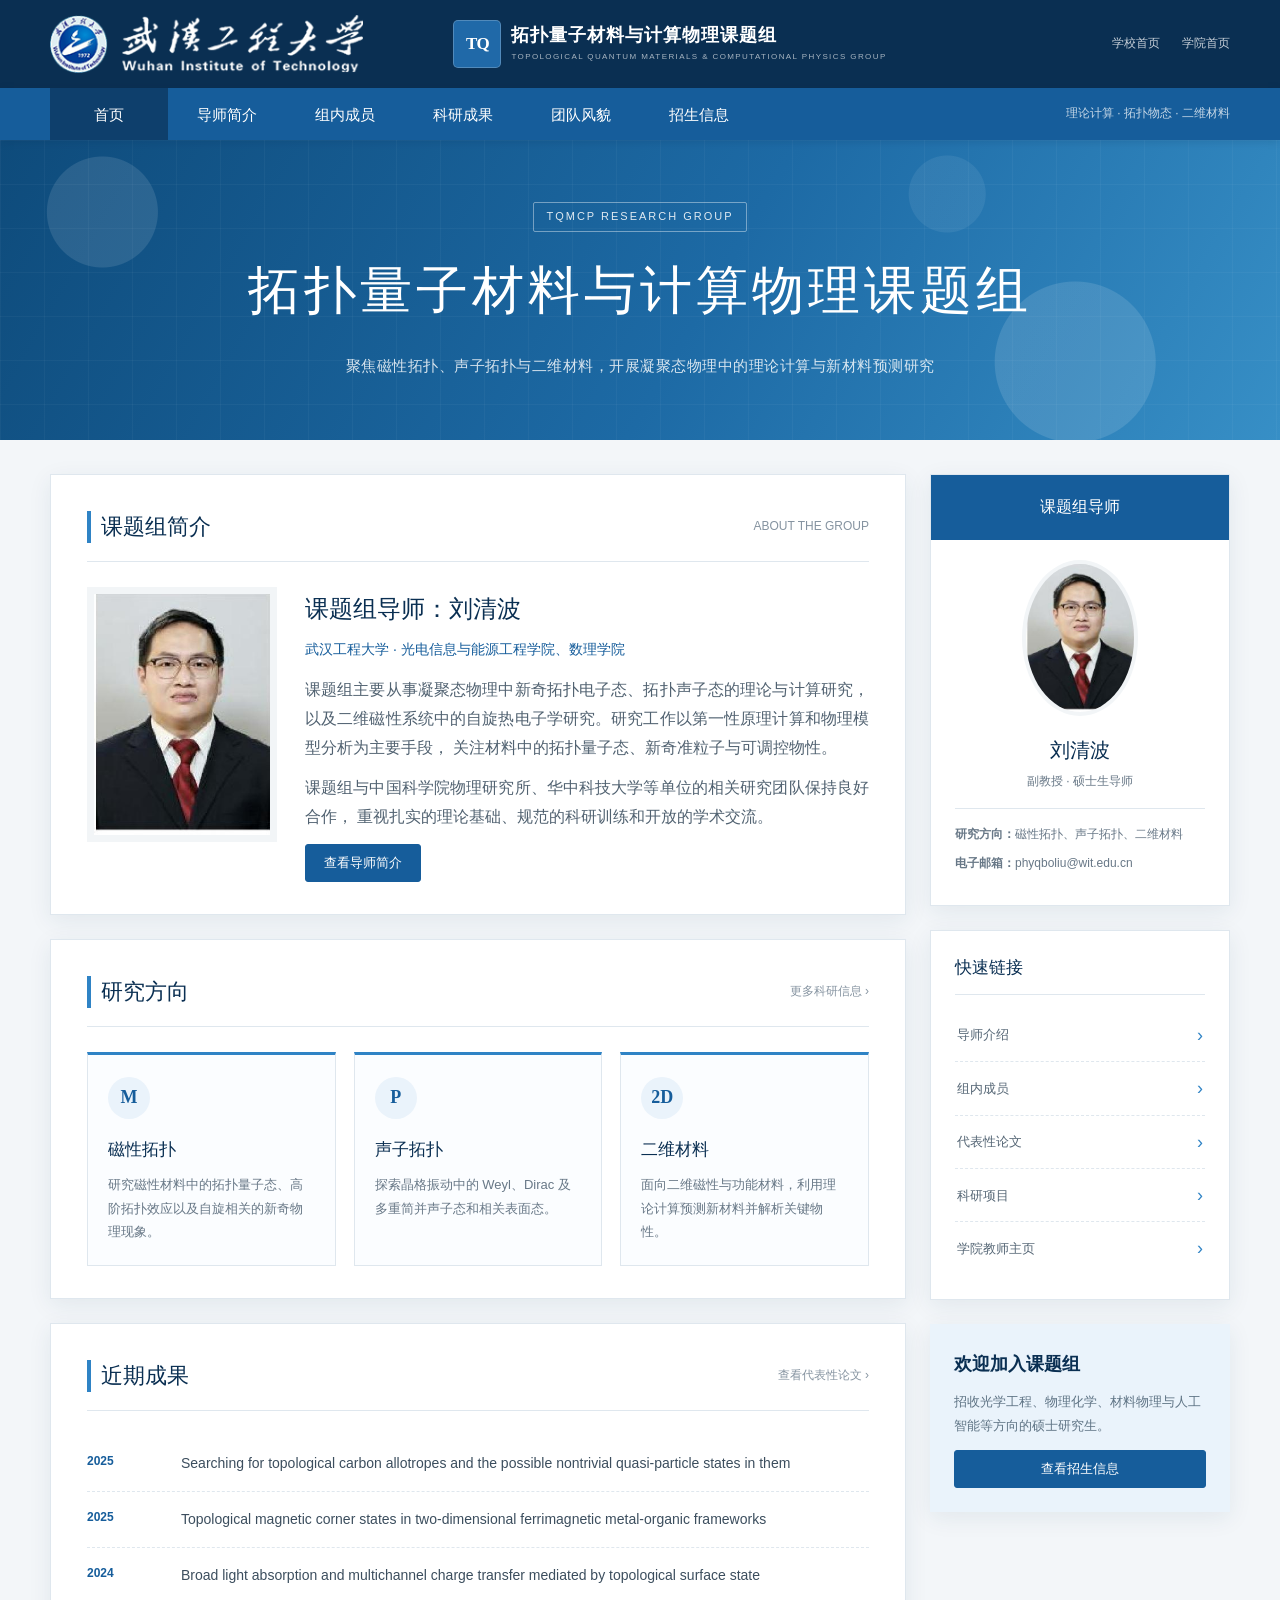
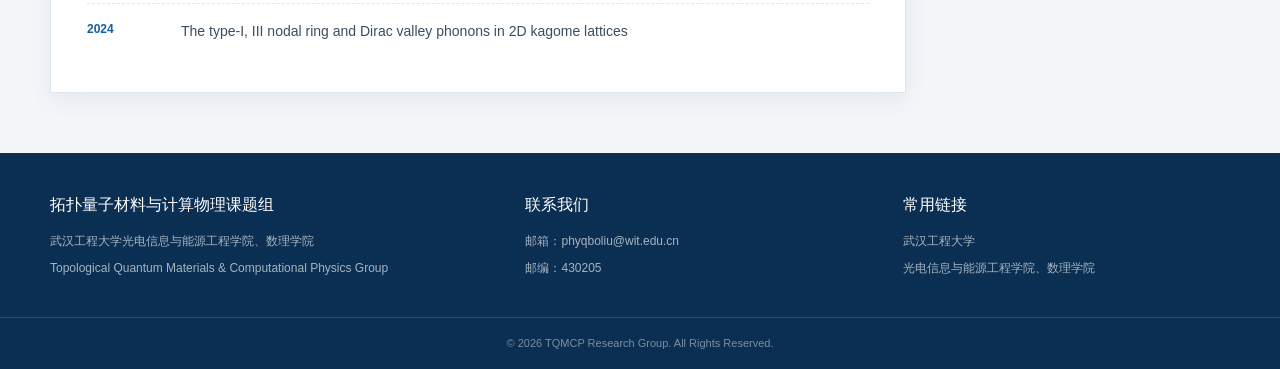
<file: index.html>
<!doctype html>
<html lang="zh-CN">
  <head>
    <meta charset="UTF-8" />
    <meta name="viewport" content="width=device-width, initial-scale=1.0" />
    <meta name="description" content="武汉工程大学拓扑量子材料与计算物理课题组官方网站" />
    <title>拓扑量子材料与计算物理课题组</title>
    <link rel="icon" href="assets/favicon.svg" type="image/svg+xml" />
    <link rel="stylesheet" href="styles.css" />
  </head>
  <body>
    <div class="topbar">
      <div class="container">
        <a class="school-wordmark" href="https://www.wit.edu.cn/" target="_blank" rel="noreferrer">
          <img src="assets/wit-wordmark-official.png" alt="武汉工程大学 Wuhan Institute of Technology" />
        </a>
        <a class="brand topbar-brand" href="index.html">
          <span class="brand-mark">TQ</span>
          <span class="brand-text">
            <strong>拓扑量子材料与计算物理课题组</strong>
            <span>Topological Quantum Materials & Computational Physics Group</span>
          </span>
        </a>
        <div class="topbar-links">
          <a href="https://www.wit.edu.cn/" target="_blank" rel="noreferrer">学校首页</a>
          <a href="https://ss.wit.edu.cn/" target="_blank" rel="noreferrer">学院首页</a>
        </div>
      </div>
    </div>

    <header class="site-header">
      <div class="navbar">
        <div class="nav-inner container">
          <button class="menu-toggle" type="button" aria-expanded="false" aria-label="打开导航菜单">
            <span></span><span></span><span></span>
          </button>
          <nav class="main-nav" aria-label="主导航">
            <a class="active" href="index.html">首页</a>
            <a href="members.html">导师简介</a>
            <a href="team.html">组内成员</a>
            <a href="research.html">科研成果</a>
            <a href="moments.html">团队风貌</a>
            <a href="admissions.html">招生信息</a>
          </nav>
          <span class="nav-note">理论计算 · 拓扑物态 · 二维材料</span>
        </div>
      </div>
    </header>

    <main>
      <section class="hero-banner">
        <div class="hero-content container">
          <span class="hero-label">TQMCP RESEARCH GROUP</span>
          <h1>拓扑量子材料与计算物理课题组</h1>
          <p>聚焦磁性拓扑、声子拓扑与二维材料，开展凝聚态物理中的理论计算与新材料预测研究</p>
        </div>
      </section>

      <div class="page-body">
        <div class="page-layout container">
          <div class="main-column">
            <section class="content-card">
              <div class="section-title">
                <h2>课题组简介</h2>
                <span>ABOUT THE GROUP</span>
              </div>
              <div class="group-intro">
                <div class="teacher-photo">
                  <img src="assets/liu-qingbo-profile-page.jpg" alt="刘清波老师" />
                </div>
                <div class="intro-text">
                  <h3>课题组导师：刘清波</h3>
                  <p class="role">武汉工程大学 · 光电信息与能源工程学院、数理学院</p>
                  <p>
                    课题组主要从事凝聚态物理中新奇拓扑电子态、拓扑声子态的理论与计算研究，
                    以及二维磁性系统中的自旋热电子学研究。研究工作以第一性原理计算和物理模型分析为主要手段，
                    关注材料中的拓扑量子态、新奇准粒子与可调控物性。
                  </p>
                  <p>
                    课题组与中国科学院物理研究所、华中科技大学等单位的相关研究团队保持良好合作，
                    重视扎实的理论基础、规范的科研训练和开放的学术交流。
                  </p>
                  <a class="plain-button" href="members.html">查看导师简介</a>
                </div>
              </div>
            </section>

            <section class="content-card">
              <div class="section-title">
                <h2>研究方向</h2>
                <a class="more-link" href="research.html">更多科研信息 ›</a>
              </div>
              <div class="direction-grid">
                <article class="direction-item">
                  <span class="direction-icon">M</span>
                  <h3>磁性拓扑</h3>
                  <p>研究磁性材料中的拓扑量子态、高阶拓扑效应以及自旋相关的新奇物理现象。</p>
                </article>
                <article class="direction-item">
                  <span class="direction-icon">P</span>
                  <h3>声子拓扑</h3>
                  <p>探索晶格振动中的 Weyl、Dirac 及多重简并声子态和相关表面态。</p>
                </article>
                <article class="direction-item">
                  <span class="direction-icon">2D</span>
                  <h3>二维材料</h3>
                  <p>面向二维磁性与功能材料，利用理论计算预测新材料并解析关键物性。</p>
                </article>
              </div>
            </section>

            <section class="content-card">
              <div class="section-title">
                <h2>近期成果</h2>
                <a class="more-link" href="research.html">查看代表性论文 ›</a>
              </div>
              <ul class="news-list">
                <li>
                  <span class="news-date">2025</span>
                  <a href="research.html">Searching for topological carbon allotropes and the possible nontrivial quasi-particle states in them</a>
                </li>
                <li>
                  <span class="news-date">2025</span>
                  <a href="research.html">Topological magnetic corner states in two-dimensional ferrimagnetic metal-organic frameworks</a>
                </li>
                <li>
                  <span class="news-date">2024</span>
                  <a href="research.html">Broad light absorption and multichannel charge transfer mediated by topological surface state</a>
                </li>
                <li>
                  <span class="news-date">2024</span>
                  <a href="research.html">The type-I, III nodal ring and Dirac valley phonons in 2D kagome lattices</a>
                </li>
              </ul>
            </section>
          </div>

          <aside class="side-column">
            <section class="side-card profile-card">
              <div class="profile-card-header">课题组导师</div>
              <div class="teacher-photo">
                <img src="assets/liu-qingbo-profile-page.jpg" alt="刘清波老师" />
              </div>
              <h3>刘清波</h3>
              <p class="profile-role">副教授 · 硕士生导师</p>
              <div class="profile-meta">
                <p><strong>研究方向：</strong>磁性拓扑、声子拓扑、二维材料</p>
                <p><strong>电子邮箱：</strong>phyqboliu@wit.edu.cn</p>
              </div>
            </section>

            <section class="side-card">
              <h3 class="side-card-title">快速链接</h3>
              <ul class="quick-list">
                <li><a href="members.html">导师介绍</a></li>
                <li><a href="team.html">组内成员</a></li>
                <li><a href="research.html">代表性论文</a></li>
                <li><a href="research.html#projects">科研项目</a></li>
                <li><a href="https://ss.wit.edu.cn/info/1601/12181.htm" target="_blank" rel="noreferrer">学院教师主页</a></li>
              </ul>
            </section>

            <section class="side-card admission-box">
              <h3>欢迎加入课题组</h3>
              <p>招收光学工程、物理化学、材料物理与人工智能等方向的硕士研究生。</p>
              <a class="plain-button" href="admissions.html">查看招生信息</a>
            </section>
          </aside>
        </div>
      </div>
    </main>

    <footer class="site-footer">
      <div class="footer-grid container">
        <div>
          <h3>拓扑量子材料与计算物理课题组</h3>
          <p>武汉工程大学光电信息与能源工程学院、数理学院</p>
          <p>Topological Quantum Materials & Computational Physics Group</p>
        </div>
        <div>
          <h3>联系我们</h3>
          <p>邮箱：phyqboliu@wit.edu.cn</p>
          <p>邮编：430205</p>
        </div>
        <div>
          <h3>常用链接</h3>
          <a href="https://www.wit.edu.cn/" target="_blank" rel="noreferrer">武汉工程大学</a>
          <a href="https://ss.wit.edu.cn/" target="_blank" rel="noreferrer">光电信息与能源工程学院、数理学院</a>
        </div>
      </div>
      <div class="footer-bottom">
        <p>© <span data-year></span> TQMCP Research Group. All Rights Reserved.</p>
      </div>
    </footer>
    <script src="site.js"></script>
  </body>
</html>
</file>
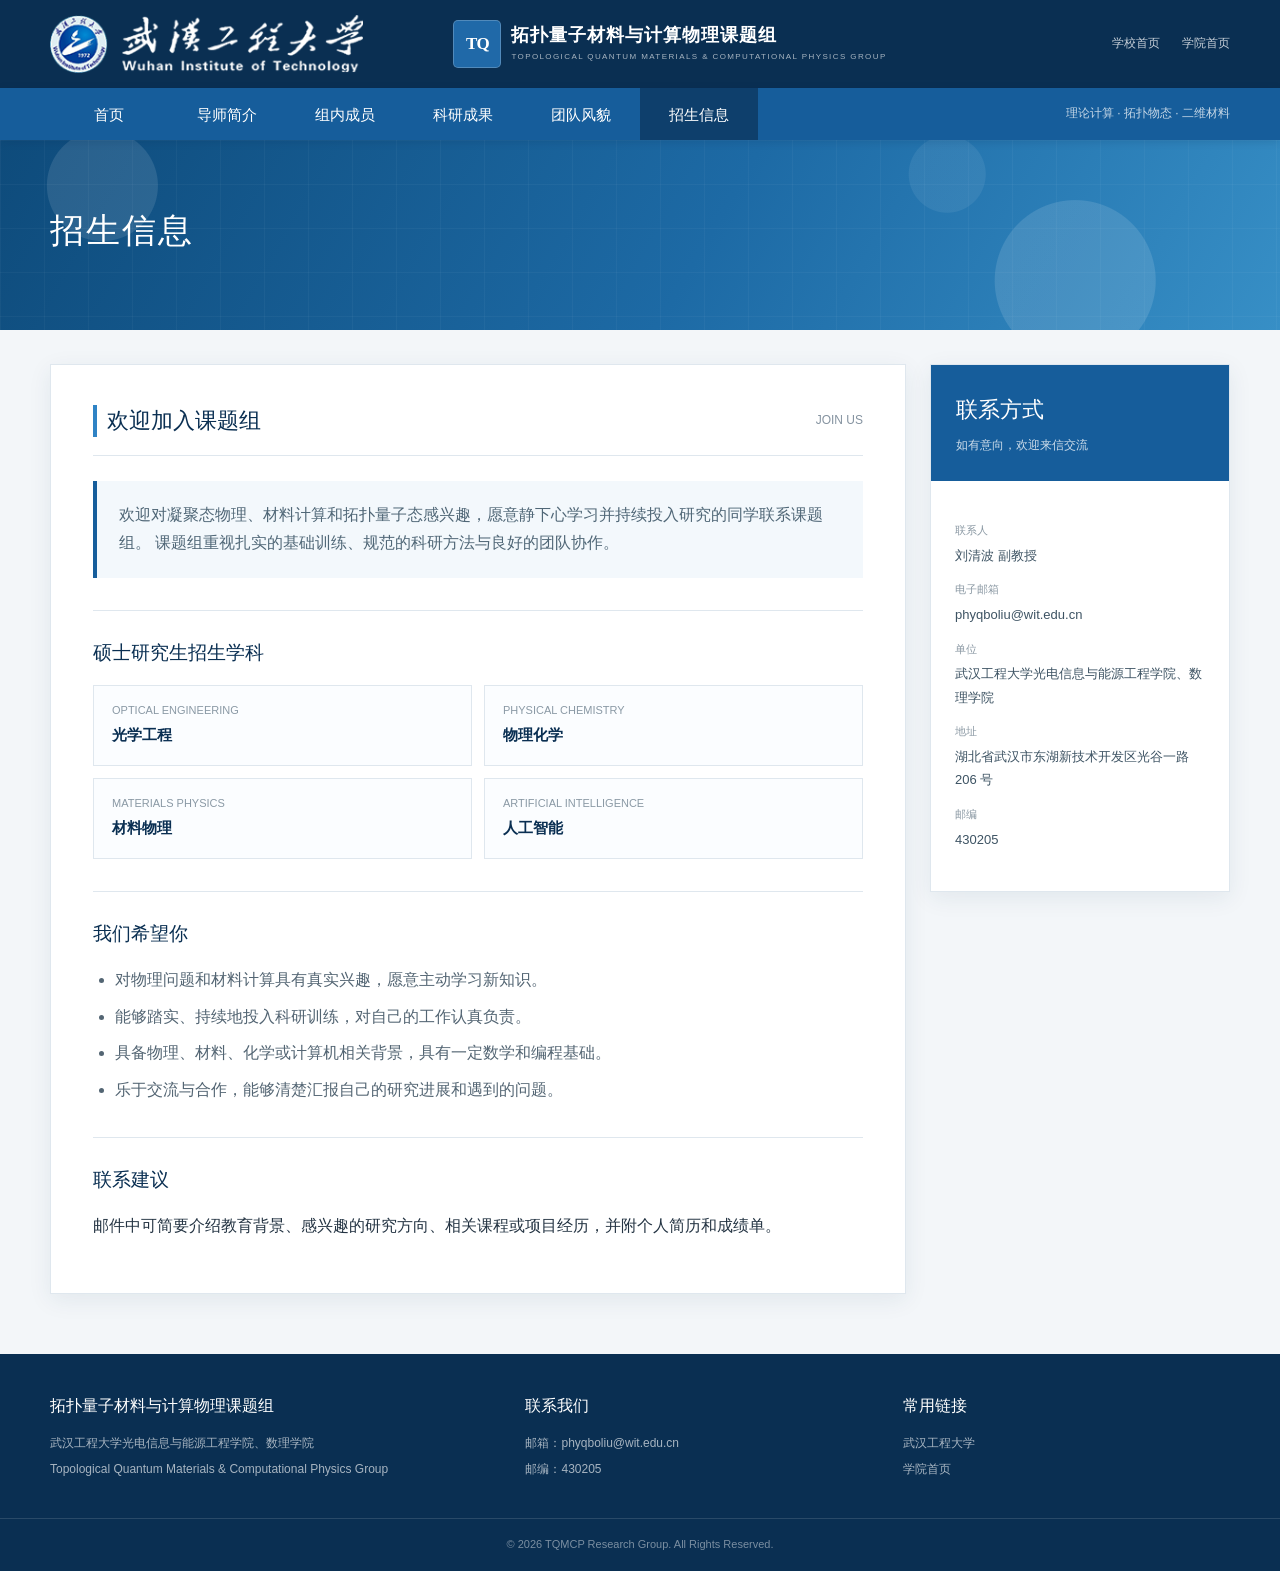
<file: admissions.html>
<!doctype html>
<html lang="zh-CN">
  <head>
    <meta charset="UTF-8" />
    <meta name="viewport" content="width=device-width, initial-scale=1.0" />
    <meta name="description" content="拓扑量子材料与计算物理课题组招生信息" />
    <title>招生信息 - 拓扑量子材料与计算物理课题组</title>
    <link rel="icon" href="assets/favicon.svg" type="image/svg+xml" />
    <link rel="stylesheet" href="styles.css" />
  </head>
  <body>
    <div class="topbar"><div class="container"><a class="school-wordmark" href="https://www.wit.edu.cn/" target="_blank" rel="noreferrer"><img src="assets/wit-wordmark-official.png" alt="武汉工程大学 Wuhan Institute of Technology" /></a><a class="brand topbar-brand" href="index.html"><span class="brand-mark">TQ</span><span class="brand-text"><strong>拓扑量子材料与计算物理课题组</strong><span>Topological Quantum Materials & Computational Physics Group</span></span></a><div class="topbar-links"><a href="https://www.wit.edu.cn/" target="_blank" rel="noreferrer">学校首页</a><a href="https://ss.wit.edu.cn/" target="_blank" rel="noreferrer">学院首页</a></div></div></div>
    <header class="site-header">
      <div class="navbar"><div class="nav-inner container"><button class="menu-toggle" type="button" aria-expanded="false" aria-label="打开导航菜单"><span></span><span></span><span></span></button><nav class="main-nav" aria-label="主导航"><a href="index.html">首页</a><a href="members.html">导师简介</a><a href="team.html">组内成员</a><a href="research.html">科研成果</a><a href="moments.html">团队风貌</a><a class="active" href="admissions.html">招生信息</a></nav><span class="nav-note">理论计算 · 拓扑物态 · 二维材料</span></div></div>
    </header>

    <main>
      <section class="hero-banner subpage-banner"><div class="hero-content container"><h1>招生信息</h1></div></section>
      <div class="page-body">
        <div class="admission-layout container">
          <section class="content-card full-card">
            <div class="section-title"><h2>欢迎加入课题组</h2><span>JOIN US</span></div>
            <div class="admission-lead">
              欢迎对凝聚态物理、材料计算和拓扑量子态感兴趣，愿意静下心学习并持续投入研究的同学联系课题组。
              课题组重视扎实的基础训练、规范的科研方法与良好的团队协作。
            </div>

            <div class="detail-section">
              <h3>硕士研究生招生学科</h3>
              <div class="discipline-list">
                <div><span>OPTICAL ENGINEERING</span><strong>光学工程</strong></div>
                <div><span>PHYSICAL CHEMISTRY</span><strong>物理化学</strong></div>
                <div><span>MATERIALS PHYSICS</span><strong>材料物理</strong></div>
                <div><span>ARTIFICIAL INTELLIGENCE</span><strong>人工智能</strong></div>
              </div>
            </div>

            <div class="detail-section">
              <h3>我们希望你</h3>
              <ul class="requirement-list">
                <li>对物理问题和材料计算具有真实兴趣，愿意主动学习新知识。</li>
                <li>能够踏实、持续地投入科研训练，对自己的工作认真负责。</li>
                <li>具备物理、材料、化学或计算机相关背景，具有一定数学和编程基础。</li>
                <li>乐于交流与合作，能够清楚汇报自己的研究进展和遇到的问题。</li>
              </ul>
            </div>

            <div class="detail-section">
              <h3>联系建议</h3>
              <p>邮件中可简要介绍教育背景、感兴趣的研究方向、相关课程或项目经历，并附个人简历和成绩单。</p>
            </div>
          </section>

          <aside class="content-card contact-panel">
            <div class="contact-panel-head"><h2>联系方式</h2><p>如有意向，欢迎来信交流</p></div>
            <div class="contact-panel-body">
              <dl>
                <dt>联系人</dt><dd>刘清波 副教授</dd>
                <dt>电子邮箱</dt><dd><a href="mailto:phyqboliu@wit.edu.cn">phyqboliu@wit.edu.cn</a></dd>
                <dt>单位</dt><dd>武汉工程大学光电信息与能源工程学院、数理学院</dd>
                <dt>地址</dt><dd>湖北省武汉市东湖新技术开发区光谷一路 206 号</dd>
                <dt>邮编</dt><dd>430205</dd>
              </dl>
            </div>
          </aside>
        </div>
      </div>
    </main>

    <footer class="site-footer"><div class="footer-grid container"><div><h3>拓扑量子材料与计算物理课题组</h3><p>武汉工程大学光电信息与能源工程学院、数理学院</p><p>Topological Quantum Materials & Computational Physics Group</p></div><div><h3>联系我们</h3><p>邮箱：phyqboliu@wit.edu.cn</p><p>邮编：430205</p></div><div><h3>常用链接</h3><a href="https://www.wit.edu.cn/" target="_blank" rel="noreferrer">武汉工程大学</a><a href="https://ss.wit.edu.cn/" target="_blank" rel="noreferrer">学院首页</a></div></div><div class="footer-bottom"><p>© <span data-year></span> TQMCP Research Group. All Rights Reserved.</p></div></footer>
    <script src="site.js"></script>
  </body>
</html>
</file>
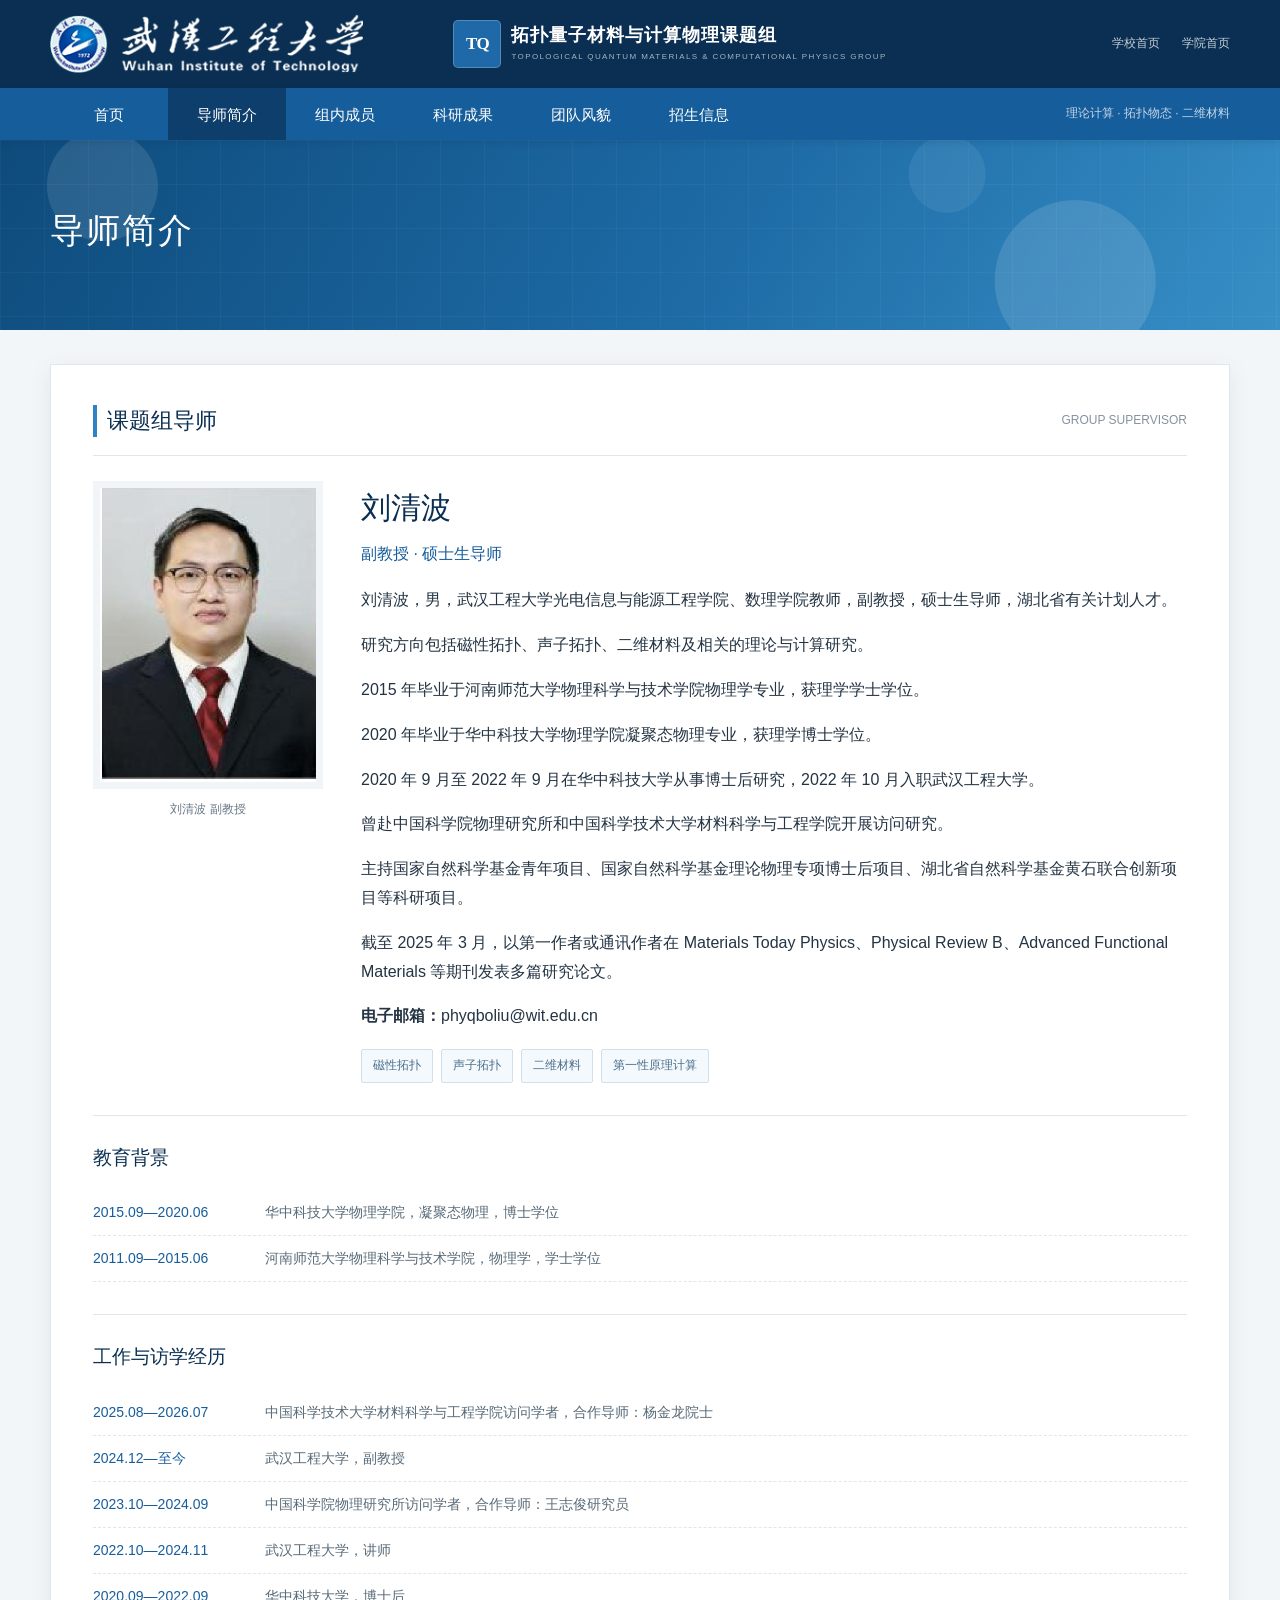
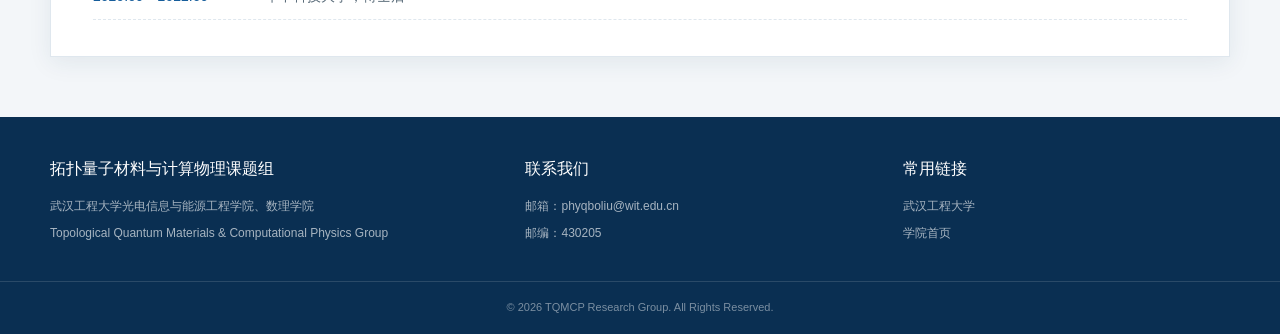
<file: members.html>
<!doctype html>
<html lang="zh-CN">
  <head>
    <meta charset="UTF-8" />
    <meta name="viewport" content="width=device-width, initial-scale=1.0" />
    <meta name="description" content="拓扑量子材料与计算物理课题组导师刘清波简介" />
    <title>导师简介 - 拓扑量子材料与计算物理课题组</title>
    <link rel="icon" href="assets/favicon.svg" type="image/svg+xml" />
    <link rel="stylesheet" href="styles.css" />
  </head>
  <body>
    <div class="topbar"><div class="container"><a class="school-wordmark" href="https://www.wit.edu.cn/" target="_blank" rel="noreferrer"><img src="assets/wit-wordmark-official.png" alt="武汉工程大学 Wuhan Institute of Technology" /></a><a class="brand topbar-brand" href="index.html"><span class="brand-mark">TQ</span><span class="brand-text"><strong>拓扑量子材料与计算物理课题组</strong><span>Topological Quantum Materials & Computational Physics Group</span></span></a><div class="topbar-links"><a href="https://www.wit.edu.cn/" target="_blank" rel="noreferrer">学校首页</a><a href="https://ss.wit.edu.cn/" target="_blank" rel="noreferrer">学院首页</a></div></div></div>
    <header class="site-header">
      <div class="navbar"><div class="nav-inner container">
        <button class="menu-toggle" type="button" aria-expanded="false" aria-label="打开导航菜单"><span></span><span></span><span></span></button>
        <nav class="main-nav" aria-label="主导航"><a href="index.html">首页</a><a class="active" href="members.html">导师简介</a><a href="team.html">组内成员</a><a href="research.html">科研成果</a><a href="moments.html">团队风貌</a><a href="admissions.html">招生信息</a></nav>
        <span class="nav-note">理论计算 · 拓扑物态 · 二维材料</span>
      </div></div>
    </header>

    <main>
      <section class="hero-banner subpage-banner">
        <div class="hero-content container"><h1>导师简介</h1></div>
      </section>
      <div class="page-body">
        <div class="container main-column">
          <section class="content-card full-card">
            <div class="section-title"><h2>课题组导师</h2><span>GROUP SUPERVISOR</span></div>
            <div class="profile-detail">
              <div>
                <div class="teacher-photo"><img src="assets/liu-qingbo-profile-page.jpg" alt="刘清波老师" /></div>
                <p class="photo-caption">刘清波 副教授</p>
              </div>
              <div class="profile-summary">
                <h2>刘清波</h2>
                <p class="role">副教授 · 硕士生导师</p>
                <p>刘清波，男，武汉工程大学光电信息与能源工程学院、数理学院教师，副教授，硕士生导师，湖北省有关计划人才。</p>
                <p>研究方向包括磁性拓扑、声子拓扑、二维材料及相关的理论与计算研究。</p>
                <p>2015 年毕业于河南师范大学物理科学与技术学院物理学专业，获理学学士学位。</p>
                <p>2020 年毕业于华中科技大学物理学院凝聚态物理专业，获理学博士学位。</p>
                <p>2020 年 9 月至 2022 年 9 月在华中科技大学从事博士后研究，2022 年 10 月入职武汉工程大学。</p>
                <p>曾赴中国科学院物理研究所和中国科学技术大学材料科学与工程学院开展访问研究。</p>
                <p>主持国家自然科学基金青年项目、国家自然科学基金理论物理专项博士后项目、湖北省自然科学基金黄石联合创新项目等科研项目。</p>
                <p>截至 2025 年 3 月，以第一作者或通讯作者在 Materials Today Physics、Physical Review B、Advanced Functional Materials 等期刊发表多篇研究论文。</p>
                <p><strong>电子邮箱：</strong><a href="mailto:phyqboliu@wit.edu.cn">phyqboliu@wit.edu.cn</a></p>
                <div class="tag-row"><span>磁性拓扑</span><span>声子拓扑</span><span>二维材料</span><span>第一性原理计算</span></div>
              </div>
            </div>

            <div class="detail-section">
              <h3>教育背景</h3>
              <ul class="timeline-list">
                <li><time>2015.09—2020.06</time><span>华中科技大学物理学院，凝聚态物理，博士学位</span></li>
                <li><time>2011.09—2015.06</time><span>河南师范大学物理科学与技术学院，物理学，学士学位</span></li>
              </ul>
            </div>

            <div class="detail-section">
              <h3>工作与访学经历</h3>
              <ul class="timeline-list">
                <li><time>2025.08—2026.07</time><span>中国科学技术大学材料科学与工程学院访问学者，合作导师：杨金龙院士</span></li>
                <li><time>2024.12—至今</time><span>武汉工程大学，副教授</span></li>
                <li><time>2023.10—2024.09</time><span>中国科学院物理研究所访问学者，合作导师：王志俊研究员</span></li>
                <li><time>2022.10—2024.11</time><span>武汉工程大学，讲师</span></li>
                <li><time>2020.09—2022.09</time><span>华中科技大学，博士后</span></li>
              </ul>
            </div>
          </section>

        </div>
      </div>
    </main>

    <footer class="site-footer">
      <div class="footer-grid container"><div><h3>拓扑量子材料与计算物理课题组</h3><p>武汉工程大学光电信息与能源工程学院、数理学院</p><p>Topological Quantum Materials & Computational Physics Group</p></div><div><h3>联系我们</h3><p>邮箱：phyqboliu@wit.edu.cn</p><p>邮编：430205</p></div><div><h3>常用链接</h3><a href="https://www.wit.edu.cn/" target="_blank" rel="noreferrer">武汉工程大学</a><a href="https://ss.wit.edu.cn/" target="_blank" rel="noreferrer">学院首页</a></div></div>
      <div class="footer-bottom"><p>© <span data-year></span> TQMCP Research Group. All Rights Reserved.</p></div>
    </footer>
    <script src="site.js"></script>
  </body>
</html>
</file>
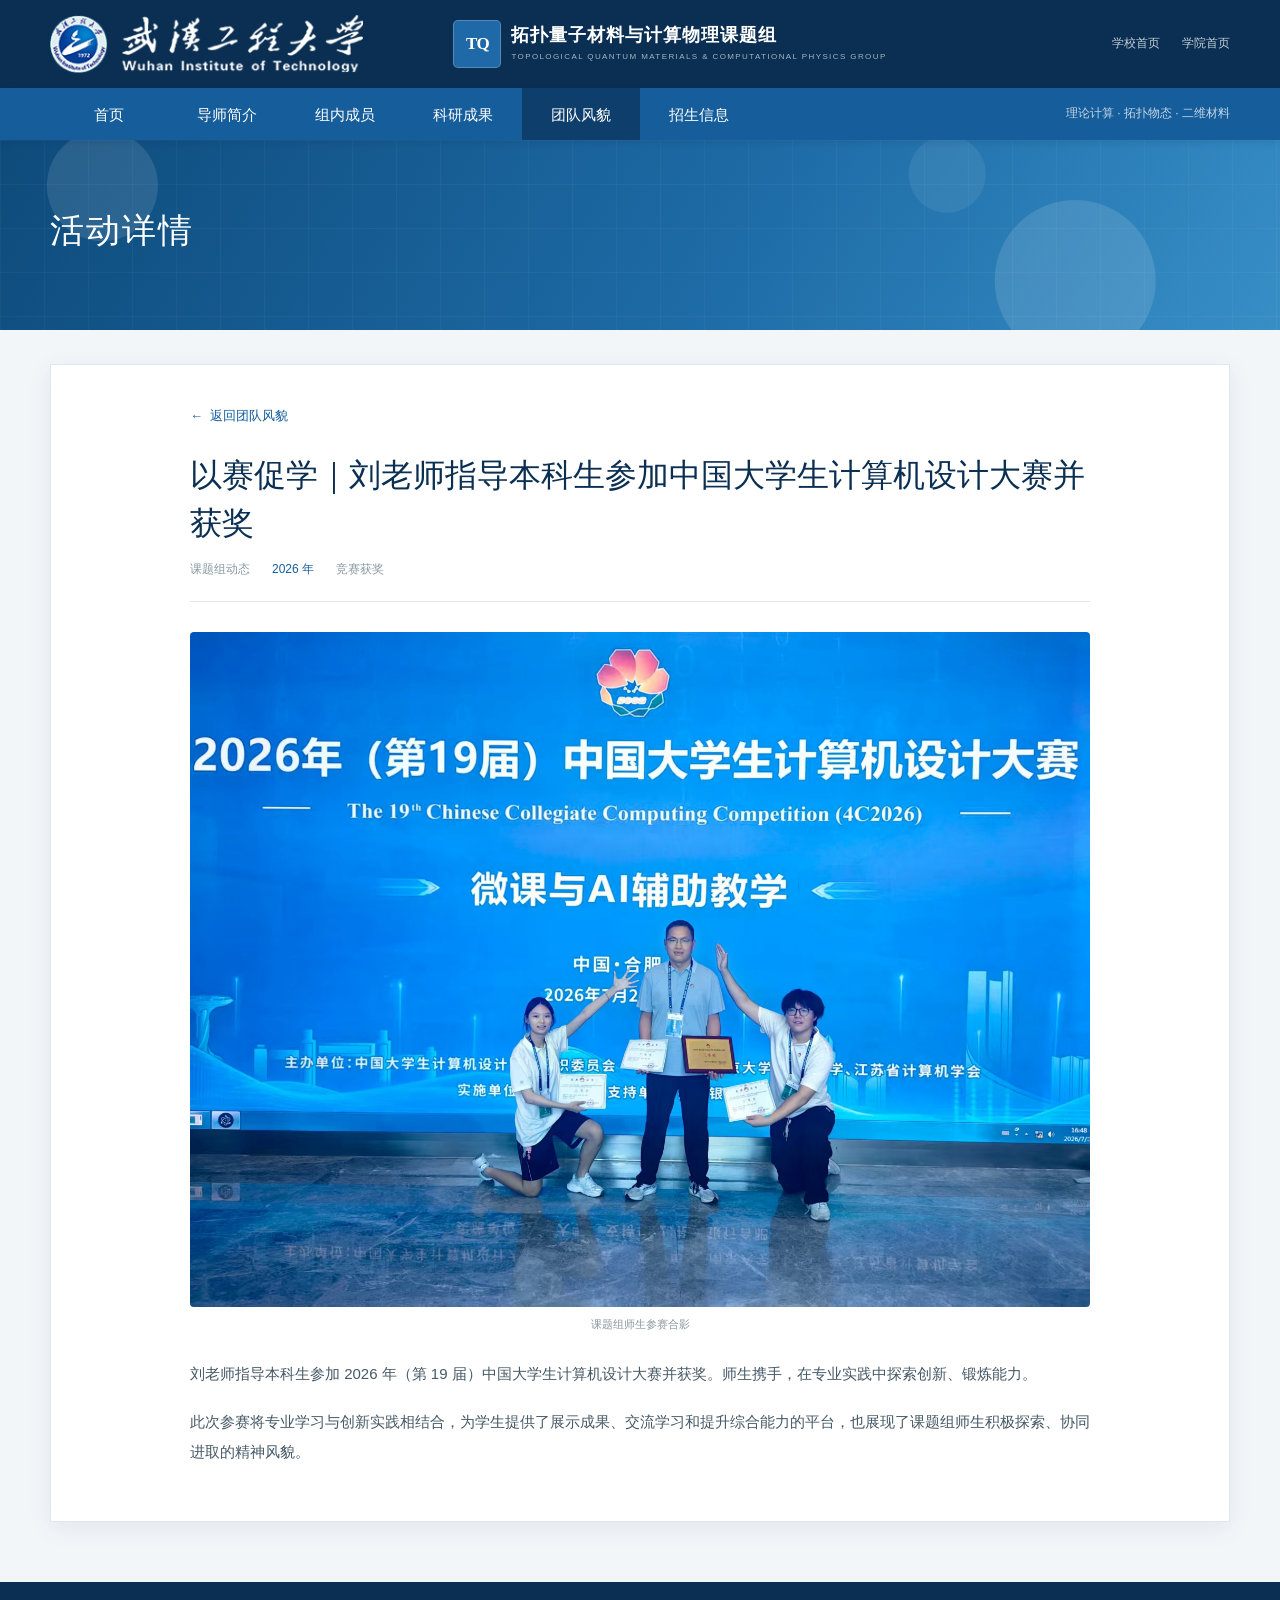
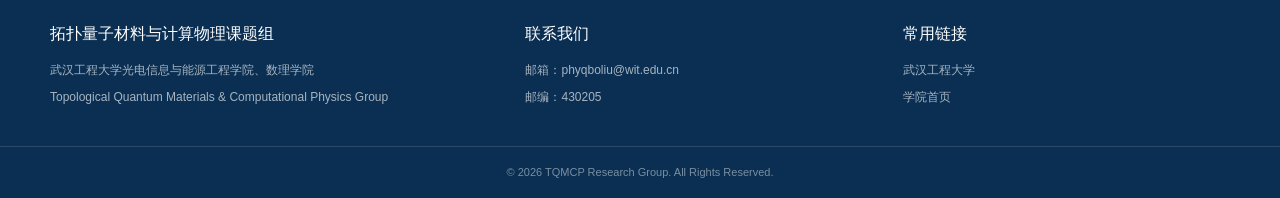
<file: moment-competition-2026.html>
<!doctype html>
<html lang="zh-CN">
  <head>
    <meta charset="UTF-8" />
    <meta name="viewport" content="width=device-width, initial-scale=1.0" />
    <meta name="description" content="刘老师指导本科生参加2026年中国大学生计算机设计大赛并获奖" />
    <title>刘老师指导本科生参加中国大学生计算机设计大赛并获奖 - 团队风貌</title>
    <link rel="icon" href="assets/favicon.svg" type="image/svg+xml" />
    <link rel="stylesheet" href="styles.css" />
  </head>
  <body>
    <div class="topbar"><div class="container"><a class="school-wordmark" href="https://www.wit.edu.cn/" target="_blank" rel="noreferrer"><img src="assets/wit-wordmark-official.png" alt="武汉工程大学 Wuhan Institute of Technology" /></a><a class="brand topbar-brand" href="index.html"><span class="brand-mark">TQ</span><span class="brand-text"><strong>拓扑量子材料与计算物理课题组</strong><span>Topological Quantum Materials & Computational Physics Group</span></span></a><div class="topbar-links"><a href="https://www.wit.edu.cn/" target="_blank" rel="noreferrer">学校首页</a><a href="https://ss.wit.edu.cn/" target="_blank" rel="noreferrer">学院首页</a></div></div></div>
    <header class="site-header">
      <div class="navbar"><div class="nav-inner container"><button class="menu-toggle" type="button" aria-expanded="false" aria-label="打开导航菜单"><span></span><span></span><span></span></button><nav class="main-nav" aria-label="主导航"><a href="index.html">首页</a><a href="members.html">导师简介</a><a href="team.html">组内成员</a><a href="research.html">科研成果</a><a class="active" href="moments.html">团队风貌</a><a href="admissions.html">招生信息</a></nav><span class="nav-note">理论计算 · 拓扑物态 · 二维材料</span></div></div>
    </header>

    <main>
      <section class="hero-banner subpage-banner"><div class="hero-content container"><h1>活动详情</h1></div></section>
      <div class="page-body">
        <div class="container main-column">
          <section class="content-card full-card">
            <article class="moment-detail">
              <a class="moment-detail-back" href="moments.html"><span aria-hidden="true">←</span> 返回团队风貌</a>
              <header class="moment-detail-header">
                <h1>以赛促学｜刘老师指导本科生参加中国大学生计算机设计大赛并获奖</h1>
                <div class="moment-detail-meta">
                  <span>课题组动态</span>
                  <time datetime="2026">2026 年</time>
                  <span>竞赛获奖</span>
                </div>
              </header>

              <figure class="moment-detail-figure">
                <img src="assets/team-competition.jpg" alt="刘老师带本科生参加中国大学生计算机设计大赛并获奖" />
                <figcaption>课题组师生参赛合影</figcaption>
              </figure>

              <div class="moment-detail-body">
                <p>刘老师指导本科生参加 2026 年（第 19 届）中国大学生计算机设计大赛并获奖。师生携手，在专业实践中探索创新、锻炼能力。</p>
                <p>此次参赛将专业学习与创新实践相结合，为学生提供了展示成果、交流学习和提升综合能力的平台，也展现了课题组师生积极探索、协同进取的精神风貌。</p>
              </div>
            </article>
          </section>
        </div>
      </div>
    </main>

    <footer class="site-footer"><div class="footer-grid container"><div><h3>拓扑量子材料与计算物理课题组</h3><p>武汉工程大学光电信息与能源工程学院、数理学院</p><p>Topological Quantum Materials & Computational Physics Group</p></div><div><h3>联系我们</h3><p>邮箱：phyqboliu@wit.edu.cn</p><p>邮编：430205</p></div><div><h3>常用链接</h3><a href="https://www.wit.edu.cn/" target="_blank" rel="noreferrer">武汉工程大学</a><a href="https://ss.wit.edu.cn/" target="_blank" rel="noreferrer">学院首页</a></div></div><div class="footer-bottom"><p>© <span data-year></span> TQMCP Research Group. All Rights Reserved.</p></div></footer>
    <script src="site.js"></script>
  </body>
</html>
</file>
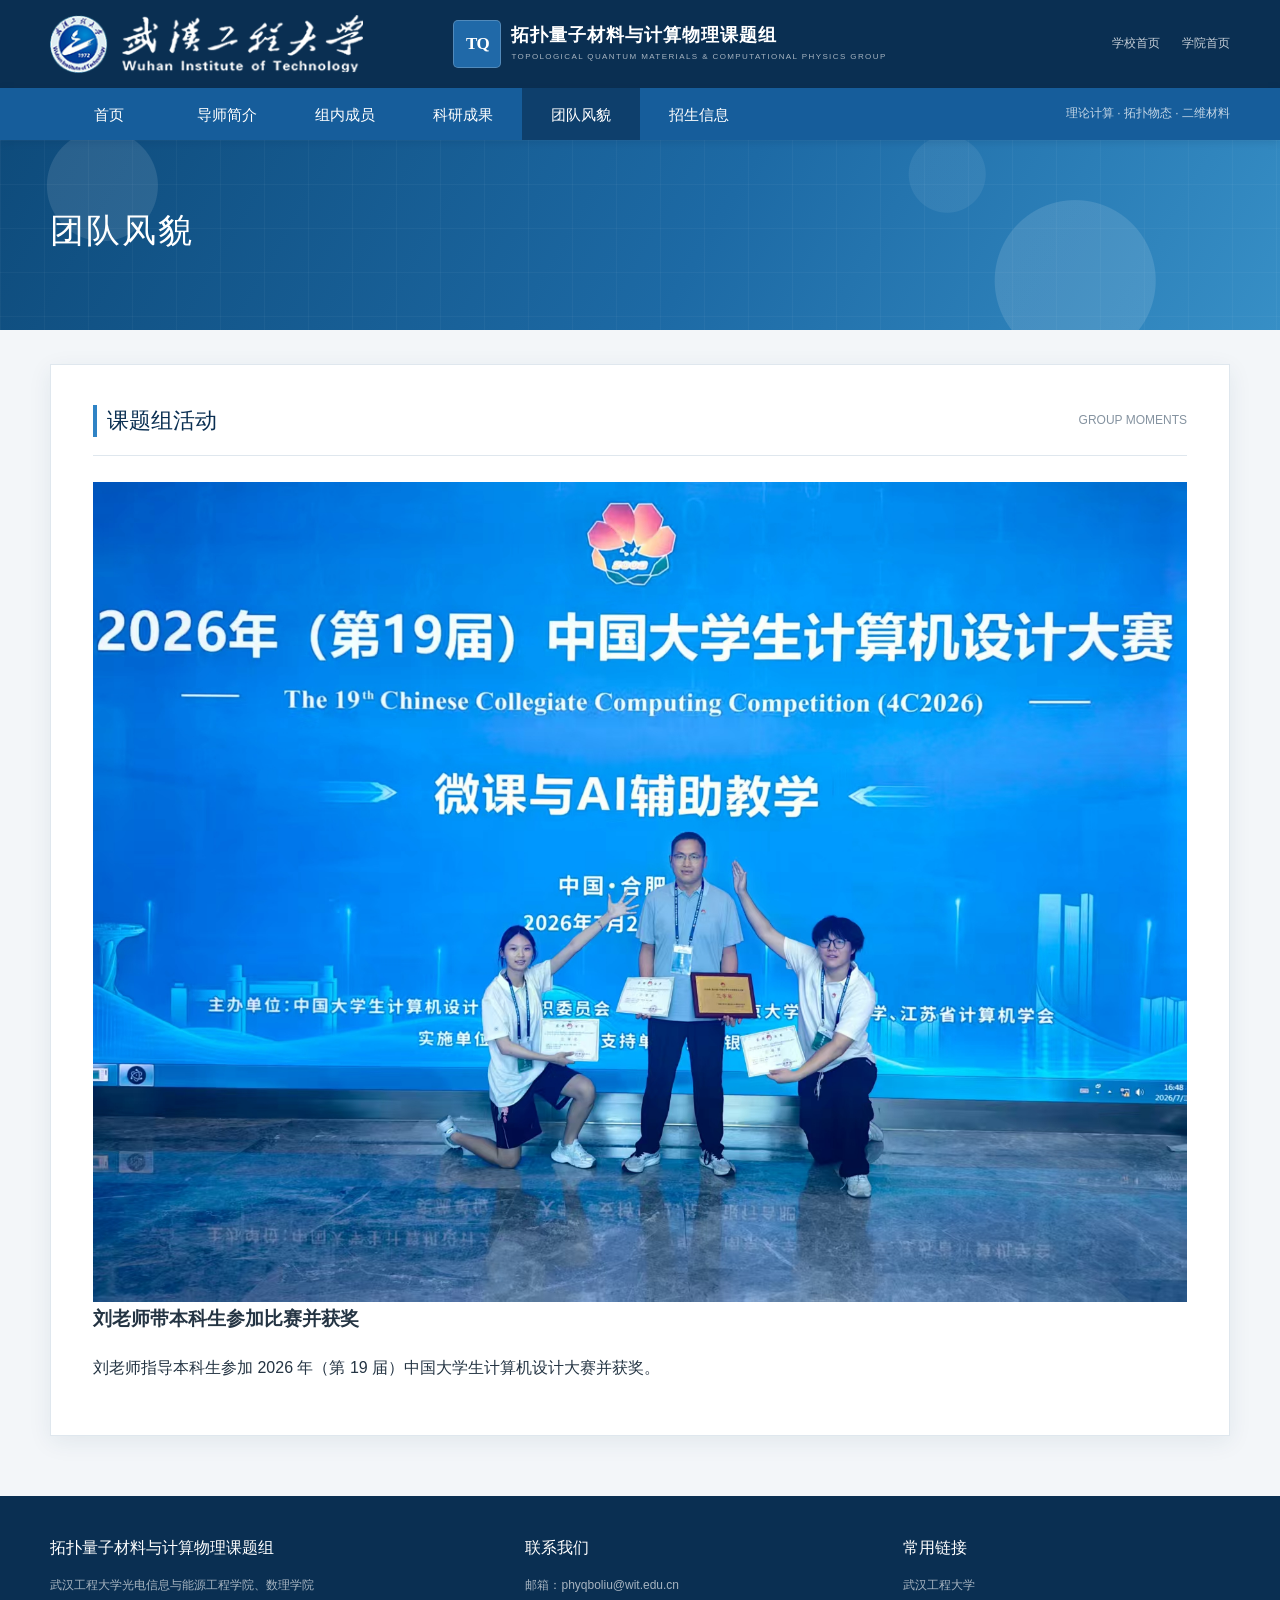
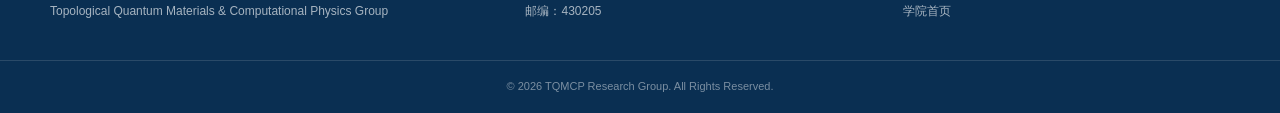
<file: moments.html>
<!doctype html>
<html lang="zh-CN">
  <head>
    <meta charset="UTF-8" />
    <meta name="viewport" content="width=device-width, initial-scale=1.0" />
    <meta name="description" content="拓扑量子材料与计算物理课题组团队风貌" />
    <title>团队风貌 - 拓扑量子材料与计算物理课题组</title>
    <link rel="icon" href="assets/favicon.svg" type="image/svg+xml" />
    <link rel="stylesheet" href="styles.css" />
  </head>
  <body>
    <div class="topbar"><div class="container"><a class="school-wordmark" href="https://www.wit.edu.cn/" target="_blank" rel="noreferrer"><img src="assets/wit-wordmark-official.png" alt="武汉工程大学 Wuhan Institute of Technology" /></a><a class="brand topbar-brand" href="index.html"><span class="brand-mark">TQ</span><span class="brand-text"><strong>拓扑量子材料与计算物理课题组</strong><span>Topological Quantum Materials & Computational Physics Group</span></span></a><div class="topbar-links"><a href="https://www.wit.edu.cn/" target="_blank" rel="noreferrer">学校首页</a><a href="https://ss.wit.edu.cn/" target="_blank" rel="noreferrer">学院首页</a></div></div></div>
    <header class="site-header">
      <div class="navbar"><div class="nav-inner container"><button class="menu-toggle" type="button" aria-expanded="false" aria-label="打开导航菜单"><span></span><span></span><span></span></button><nav class="main-nav" aria-label="主导航"><a href="index.html">首页</a><a href="members.html">导师简介</a><a href="team.html">组内成员</a><a href="research.html">科研成果</a><a class="active" href="moments.html">团队风貌</a><a href="admissions.html">招生信息</a></nav><span class="nav-note">理论计算 · 拓扑物态 · 二维材料</span></div></div>
    </header>

    <main>
      <section class="hero-banner subpage-banner"><div class="hero-content container"><h1>团队风貌</h1></div></section>
      <div class="page-body">
        <div class="container">
          <section class="content-card full-card">
            <div class="section-title"><h2>课题组活动</h2><span>GROUP MOMENTS</span></div>
            <div class="moment-list">
              <article class="moment-entry">
                <img src="assets/team-competition.jpg" alt="刘老师带本科生参加中国大学生计算机设计大赛并获奖" />
                <div class="moment-entry-content">
                  <h3>刘老师带本科生参加比赛并获奖</h3>
                  <p>刘老师指导本科生参加 2026 年（第 19 届）中国大学生计算机设计大赛并获奖。</p>
                </div>
              </article>
            </div>
          </section>
        </div>
      </div>
    </main>

    <footer class="site-footer"><div class="footer-grid container"><div><h3>拓扑量子材料与计算物理课题组</h3><p>武汉工程大学光电信息与能源工程学院、数理学院</p><p>Topological Quantum Materials & Computational Physics Group</p></div><div><h3>联系我们</h3><p>邮箱：phyqboliu@wit.edu.cn</p><p>邮编：430205</p></div><div><h3>常用链接</h3><a href="https://www.wit.edu.cn/" target="_blank" rel="noreferrer">武汉工程大学</a><a href="https://ss.wit.edu.cn/" target="_blank" rel="noreferrer">学院首页</a></div></div><div class="footer-bottom"><p>© <span data-year></span> TQMCP Research Group. All Rights Reserved.</p></div></footer>
    <script src="site.js"></script>
  </body>
</html>
</file>
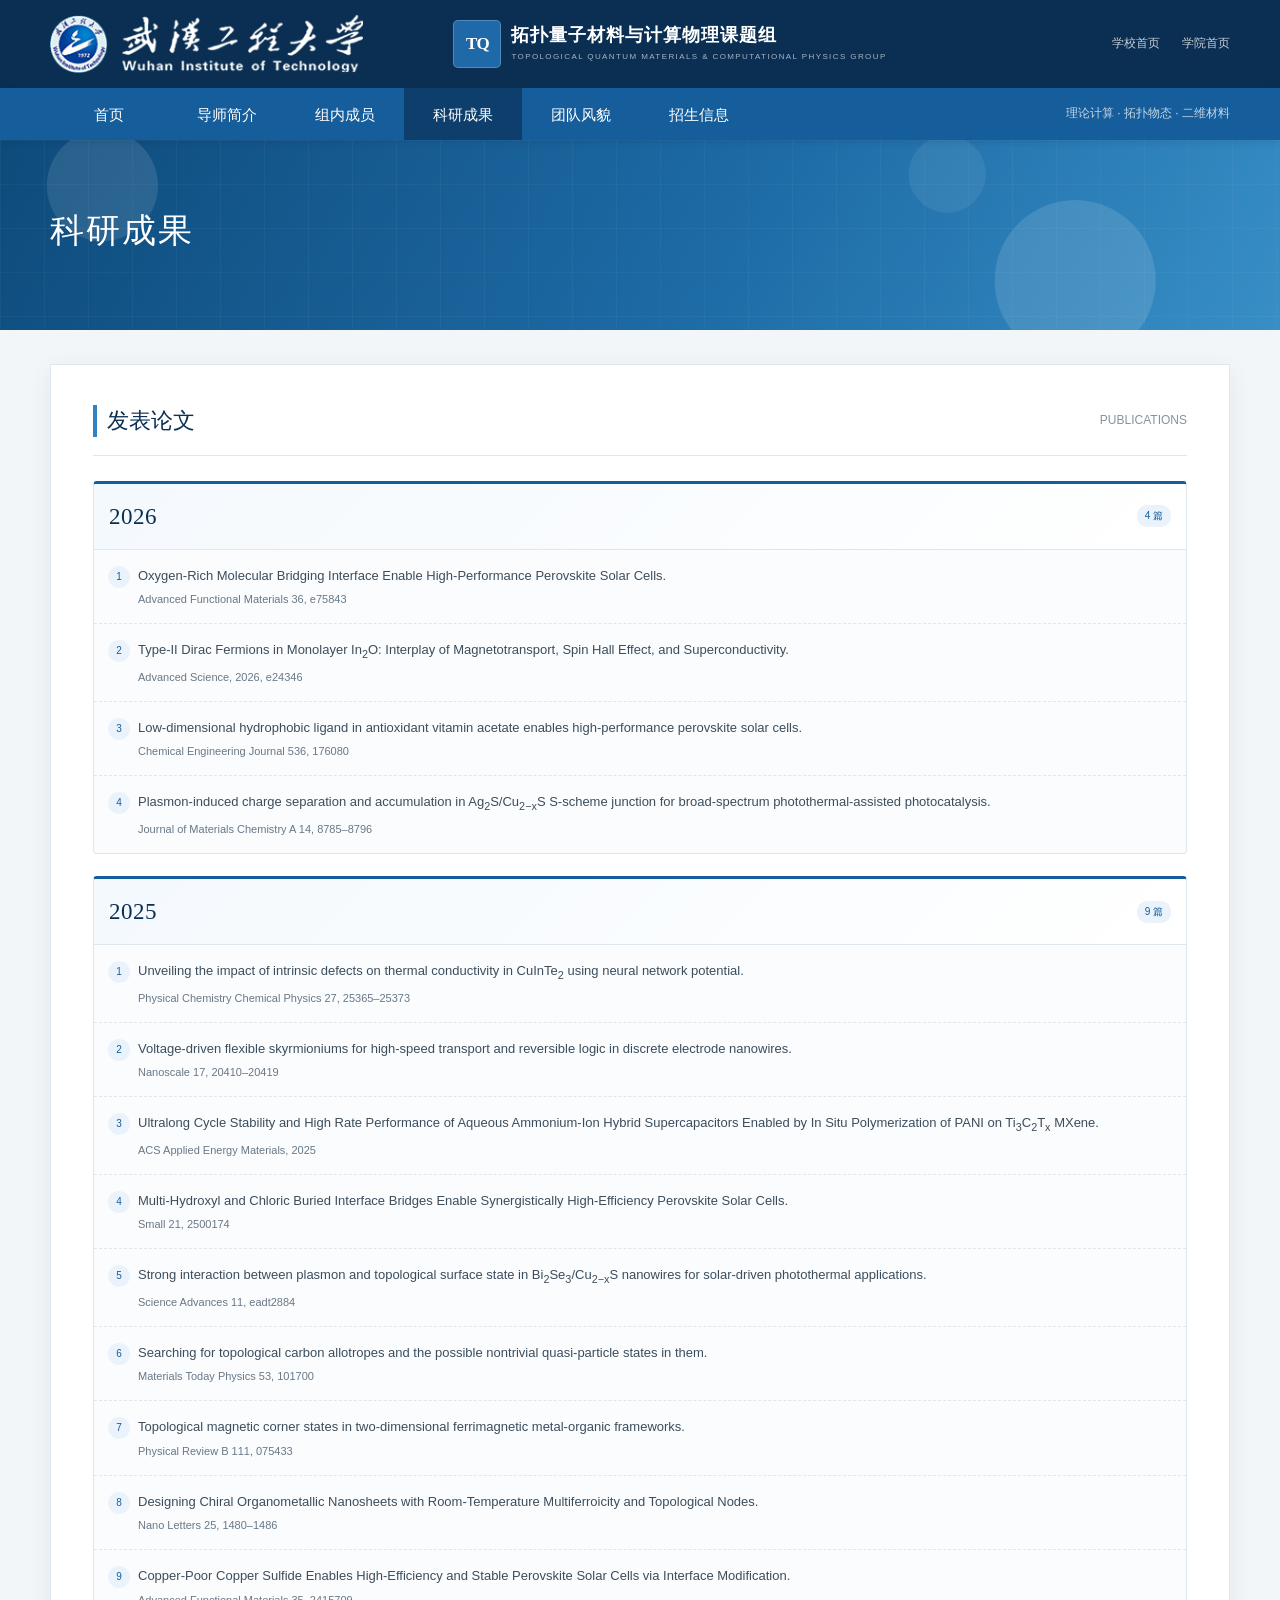
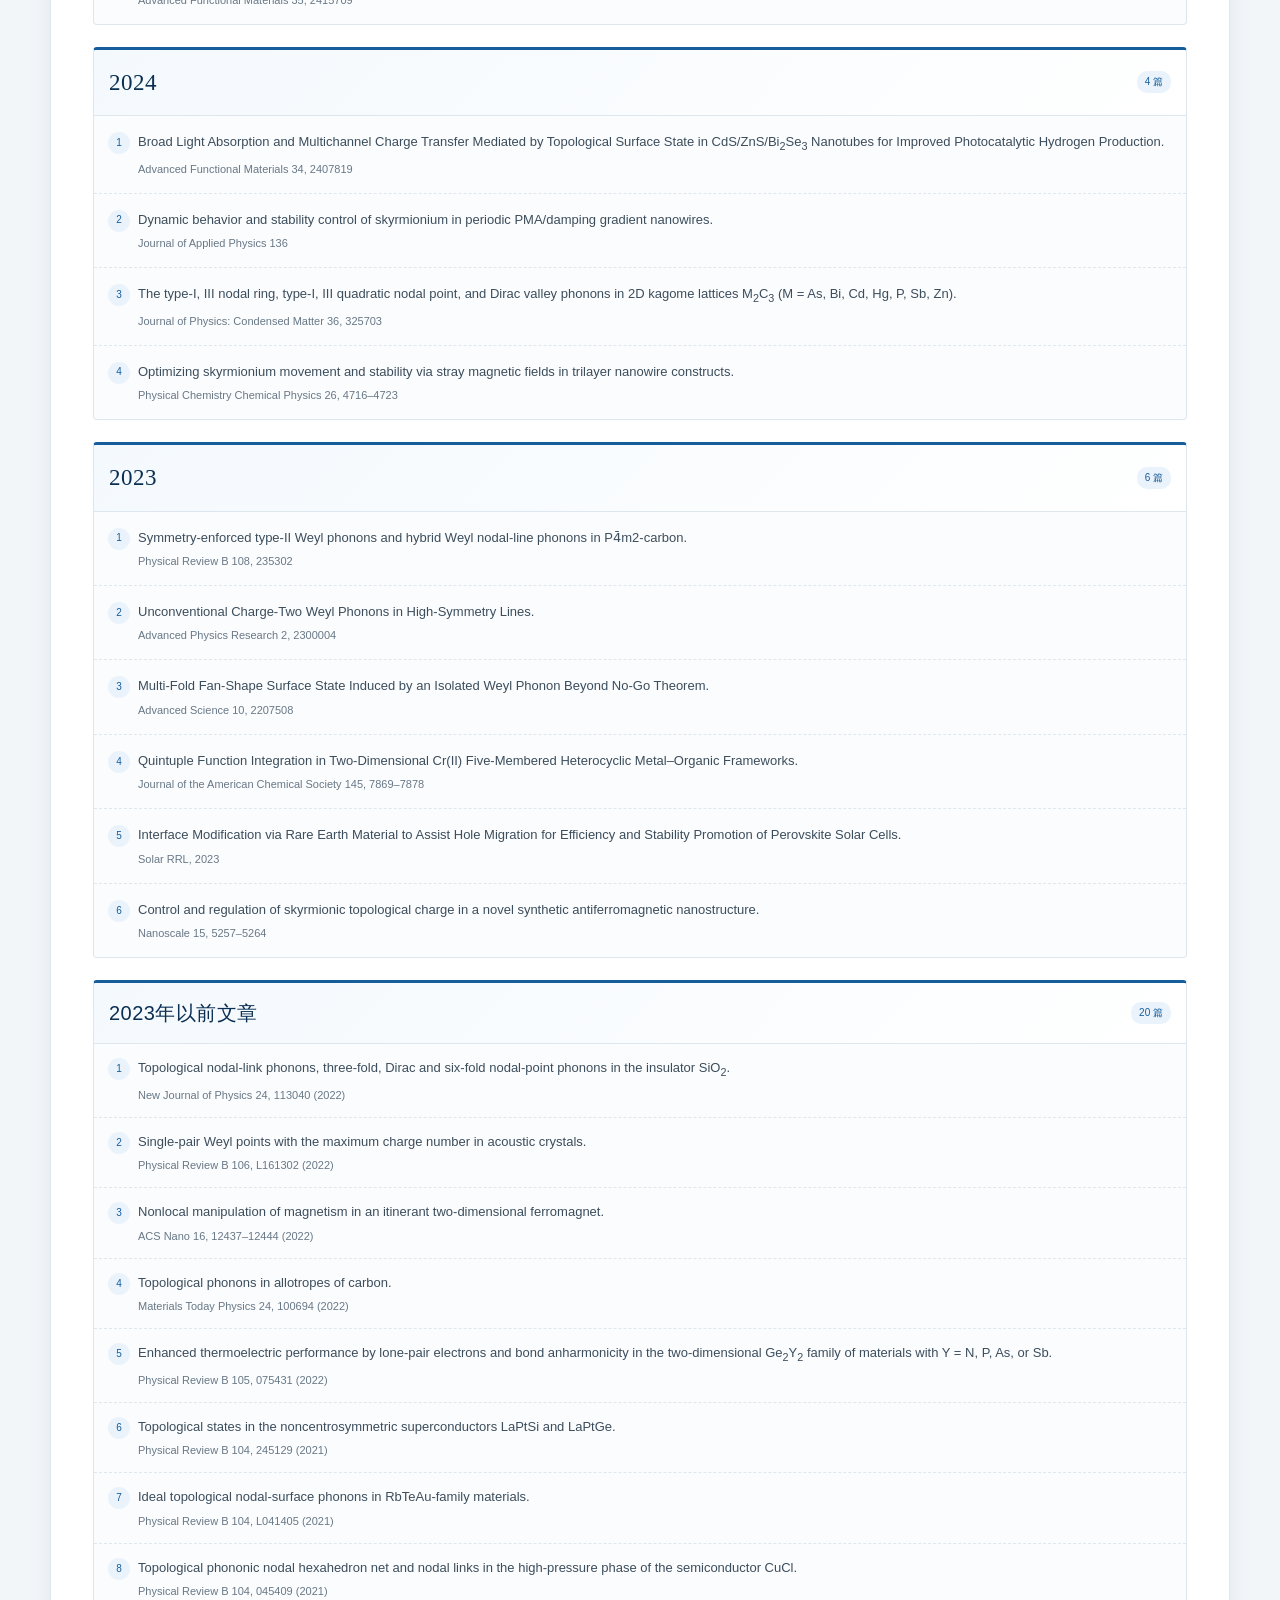
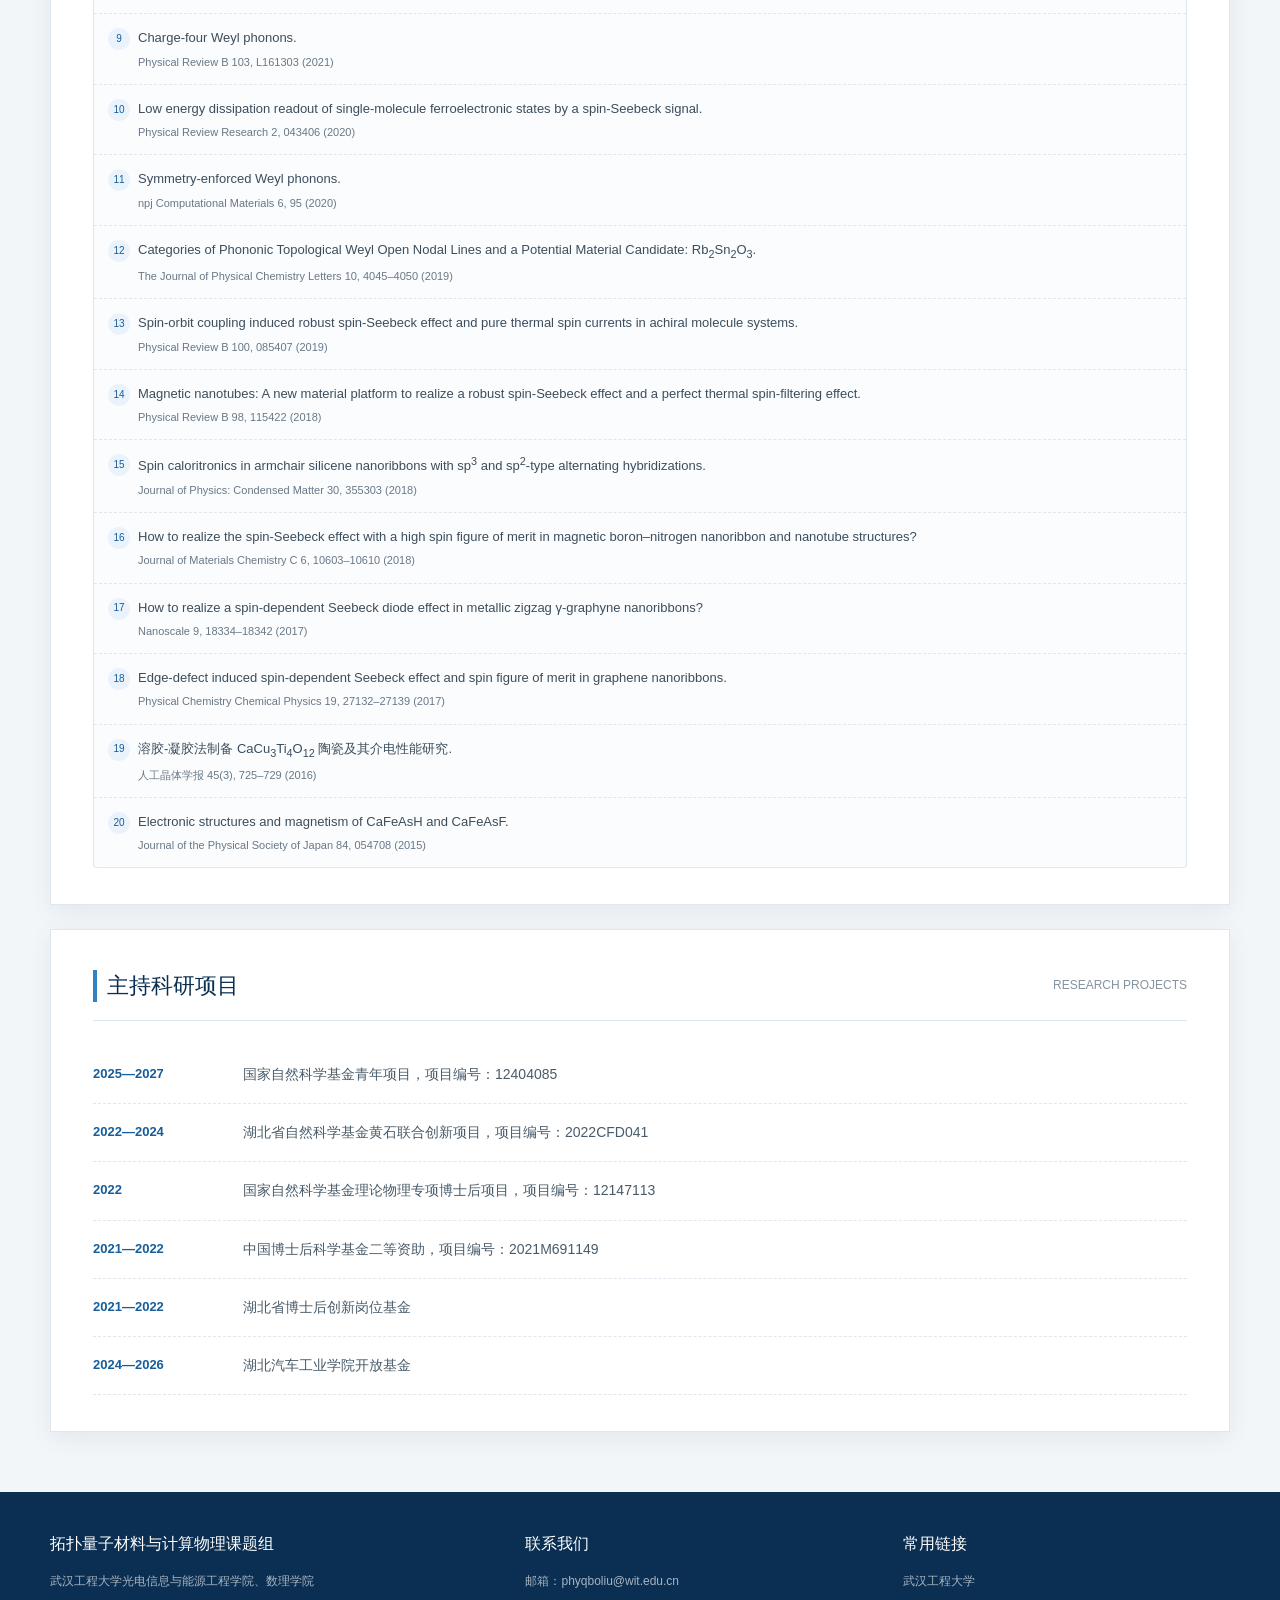
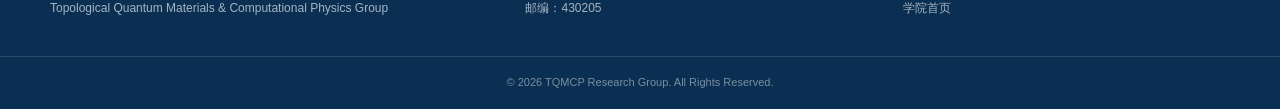
<file: research.html>
<!doctype html>
<html lang="zh-CN">
  <head>
    <meta charset="UTF-8" />
    <meta name="viewport" content="width=device-width, initial-scale=1.0" />
    <meta name="description" content="拓扑量子材料与计算物理课题组科研成果与科研项目" />
    <title>科研成果 - 拓扑量子材料与计算物理课题组</title>
    <link rel="icon" href="assets/favicon.svg" type="image/svg+xml" />
    <link rel="stylesheet" href="styles.css" />
  </head>
  <body>
    <div class="topbar"><div class="container"><a class="school-wordmark" href="https://www.wit.edu.cn/" target="_blank" rel="noreferrer"><img src="assets/wit-wordmark-official.png" alt="武汉工程大学 Wuhan Institute of Technology" /></a><a class="brand topbar-brand" href="index.html"><span class="brand-mark">TQ</span><span class="brand-text"><strong>拓扑量子材料与计算物理课题组</strong><span>Topological Quantum Materials & Computational Physics Group</span></span></a><div class="topbar-links"><a href="https://www.wit.edu.cn/" target="_blank" rel="noreferrer">学校首页</a><a href="https://ss.wit.edu.cn/" target="_blank" rel="noreferrer">学院首页</a></div></div></div>
    <header class="site-header">
      <div class="navbar"><div class="nav-inner container"><button class="menu-toggle" type="button" aria-expanded="false" aria-label="打开导航菜单"><span></span><span></span><span></span></button><nav class="main-nav" aria-label="主导航"><a href="index.html">首页</a><a href="members.html">导师简介</a><a href="team.html">组内成员</a><a class="active" href="research.html">科研成果</a><a href="moments.html">团队风貌</a><a href="admissions.html">招生信息</a></nav><span class="nav-note">理论计算 · 拓扑物态 · 二维材料</span></div></div>
    </header>

    <main>
      <section class="hero-banner subpage-banner"><div class="hero-content container"><h1>科研成果</h1></div></section>
      <div class="page-body">
        <div class="container main-column">
          <section class="content-card full-card">
            <div class="section-title"><h2>发表论文</h2><span>PUBLICATIONS</span></div>

            <div class="publication-columns">
              <section class="publication-column" aria-labelledby="publications-2026">
                <div class="publication-column-head">
                  <h3 id="publications-2026">2026</h3>
                  <span>4 篇</span>
                </div>
                <ol class="publication-list publication-list-compact">
                  <li>Oxygen-Rich Molecular Bridging Interface Enable High-Performance Perovskite Solar Cells. <em>Advanced Functional Materials 36, e75843</em></li>
                  <li>Type-II Dirac Fermions in Monolayer In<sub>2</sub>O: Interplay of Magnetotransport, Spin Hall Effect, and Superconductivity. <em>Advanced Science, 2026, e24346</em></li>
                  <li>Low-dimensional hydrophobic ligand in antioxidant vitamin acetate enables high-performance perovskite solar cells. <em>Chemical Engineering Journal 536, 176080</em></li>
                  <li>Plasmon-induced charge separation and accumulation in Ag<sub>2</sub>S/Cu<sub>2−x</sub>S S-scheme junction for broad-spectrum photothermal-assisted photocatalysis. <em>Journal of Materials Chemistry A 14, 8785–8796</em></li>
                </ol>
              </section>

              <section class="publication-column" aria-labelledby="publications-2025">
                <div class="publication-column-head">
                  <h3 id="publications-2025">2025</h3>
                  <span>9 篇</span>
                </div>
                <ol class="publication-list publication-list-compact">
                  <li>Unveiling the impact of intrinsic defects on thermal conductivity in CuInTe<sub>2</sub> using neural network potential. <em>Physical Chemistry Chemical Physics 27, 25365–25373</em></li>
                  <li>Voltage-driven flexible skyrmioniums for high-speed transport and reversible logic in discrete electrode nanowires. <em>Nanoscale 17, 20410–20419</em></li>
                  <li>Ultralong Cycle Stability and High Rate Performance of Aqueous Ammonium-Ion Hybrid Supercapacitors Enabled by In Situ Polymerization of PANI on Ti<sub>3</sub>C<sub>2</sub>T<sub>x</sub> MXene. <em>ACS Applied Energy Materials, 2025</em></li>
                  <li>Multi-Hydroxyl and Chloric Buried Interface Bridges Enable Synergistically High-Efficiency Perovskite Solar Cells. <em>Small 21, 2500174</em></li>
                  <li>Strong interaction between plasmon and topological surface state in Bi<sub>2</sub>Se<sub>3</sub>/Cu<sub>2−x</sub>S nanowires for solar-driven photothermal applications. <em>Science Advances 11, eadt2884</em></li>
                  <li>Searching for topological carbon allotropes and the possible nontrivial quasi-particle states in them. <em>Materials Today Physics 53, 101700</em></li>
                  <li>Topological magnetic corner states in two-dimensional ferrimagnetic metal-organic frameworks. <em>Physical Review B 111, 075433</em></li>
                  <li>Designing Chiral Organometallic Nanosheets with Room-Temperature Multiferroicity and Topological Nodes. <em>Nano Letters 25, 1480–1486</em></li>
                  <li>Copper-Poor Copper Sulfide Enables High-Efficiency and Stable Perovskite Solar Cells via Interface Modification. <em>Advanced Functional Materials 35, 2415709</em></li>
                </ol>
              </section>

              <section class="publication-column" aria-labelledby="publications-2024">
                <div class="publication-column-head">
                  <h3 id="publications-2024">2024</h3>
                  <span>4 篇</span>
                </div>
                <ol class="publication-list publication-list-compact">
                  <li>Broad Light Absorption and Multichannel Charge Transfer Mediated by Topological Surface State in CdS/ZnS/Bi<sub>2</sub>Se<sub>3</sub> Nanotubes for Improved Photocatalytic Hydrogen Production. <em>Advanced Functional Materials 34, 2407819</em></li>
                  <li>Dynamic behavior and stability control of skyrmionium in periodic PMA/damping gradient nanowires. <em>Journal of Applied Physics 136</em></li>
                  <li>The type-I, III nodal ring, type-I, III quadratic nodal point, and Dirac valley phonons in 2D kagome lattices M<sub>2</sub>C<sub>3</sub> (M = As, Bi, Cd, Hg, P, Sb, Zn). <em>Journal of Physics: Condensed Matter 36, 325703</em></li>
                  <li>Optimizing skyrmionium movement and stability via stray magnetic fields in trilayer nanowire constructs. <em>Physical Chemistry Chemical Physics 26, 4716–4723</em></li>
                </ol>
              </section>

              <section class="publication-column" aria-labelledby="publications-2023">
                <div class="publication-column-head">
                  <h3 id="publications-2023">2023</h3>
                  <span>6 篇</span>
                </div>
                <ol class="publication-list publication-list-compact">
                  <li>Symmetry-enforced type-II Weyl phonons and hybrid Weyl nodal-line phonons in P4̄m2-carbon. <em>Physical Review B 108, 235302</em></li>
                  <li>Unconventional Charge-Two Weyl Phonons in High-Symmetry Lines. <em>Advanced Physics Research 2, 2300004</em></li>
                  <li>Multi-Fold Fan-Shape Surface State Induced by an Isolated Weyl Phonon Beyond No-Go Theorem. <em>Advanced Science 10, 2207508</em></li>
                  <li>Quintuple Function Integration in Two-Dimensional Cr(II) Five-Membered Heterocyclic Metal–Organic Frameworks. <em>Journal of the American Chemical Society 145, 7869–7878</em></li>
                  <li>Interface Modification via Rare Earth Material to Assist Hole Migration for Efficiency and Stability Promotion of Perovskite Solar Cells. <em>Solar RRL, 2023</em></li>
                  <li>Control and regulation of skyrmionic topological charge in a novel synthetic antiferromagnetic nanostructure. <em>Nanoscale 15, 5257–5264</em></li>
                </ol>
              </section>
            </div>

            <section class="publication-column publication-archive" aria-labelledby="publications-before-2023">
              <div class="publication-column-head">
                <h3 id="publications-before-2023">2023年以前文章</h3>
                <span>20 篇</span>
              </div>
              <ol class="publication-list publication-list-archive">
                <li>Topological nodal-link phonons, three-fold, Dirac and six-fold nodal-point phonons in the insulator SiO<sub>2</sub>. <em>New Journal of Physics 24, 113040 (2022)</em></li>
                <li>Single-pair Weyl points with the maximum charge number in acoustic crystals. <em>Physical Review B 106, L161302 (2022)</em></li>
                <li>Nonlocal manipulation of magnetism in an itinerant two-dimensional ferromagnet. <em>ACS Nano 16, 12437–12444 (2022)</em></li>
                <li>Topological phonons in allotropes of carbon. <em>Materials Today Physics 24, 100694 (2022)</em></li>
                <li>Enhanced thermoelectric performance by lone-pair electrons and bond anharmonicity in the two-dimensional Ge<sub>2</sub>Y<sub>2</sub> family of materials with Y = N, P, As, or Sb. <em>Physical Review B 105, 075431 (2022)</em></li>
                <li>Topological states in the noncentrosymmetric superconductors LaPtSi and LaPtGe. <em>Physical Review B 104, 245129 (2021)</em></li>
                <li>Ideal topological nodal-surface phonons in RbTeAu-family materials. <em>Physical Review B 104, L041405 (2021)</em></li>
                <li>Topological phononic nodal hexahedron net and nodal links in the high-pressure phase of the semiconductor CuCl. <em>Physical Review B 104, 045409 (2021)</em></li>
                <li>Charge-four Weyl phonons. <em>Physical Review B 103, L161303 (2021)</em></li>
                <li>Low energy dissipation readout of single-molecule ferroelectronic states by a spin-Seebeck signal. <em>Physical Review Research 2, 043406 (2020)</em></li>
                <li>Symmetry-enforced Weyl phonons. <em>npj Computational Materials 6, 95 (2020)</em></li>
                <li>Categories of Phononic Topological Weyl Open Nodal Lines and a Potential Material Candidate: Rb<sub>2</sub>Sn<sub>2</sub>O<sub>3</sub>. <em>The Journal of Physical Chemistry Letters 10, 4045–4050 (2019)</em></li>
                <li>Spin-orbit coupling induced robust spin-Seebeck effect and pure thermal spin currents in achiral molecule systems. <em>Physical Review B 100, 085407 (2019)</em></li>
                <li>Magnetic nanotubes: A new material platform to realize a robust spin-Seebeck effect and a perfect thermal spin-filtering effect. <em>Physical Review B 98, 115422 (2018)</em></li>
                <li>Spin caloritronics in armchair silicene nanoribbons with sp<sup>3</sup> and sp<sup>2</sup>-type alternating hybridizations. <em>Journal of Physics: Condensed Matter 30, 355303 (2018)</em></li>
                <li>How to realize the spin-Seebeck effect with a high spin figure of merit in magnetic boron–nitrogen nanoribbon and nanotube structures? <em>Journal of Materials Chemistry C 6, 10603–10610 (2018)</em></li>
                <li>How to realize a spin-dependent Seebeck diode effect in metallic zigzag γ-graphyne nanoribbons? <em>Nanoscale 9, 18334–18342 (2017)</em></li>
                <li>Edge-defect induced spin-dependent Seebeck effect and spin figure of merit in graphene nanoribbons. <em>Physical Chemistry Chemical Physics 19, 27132–27139 (2017)</em></li>
                <li>溶胶-凝胶法制备 CaCu<sub>3</sub>Ti<sub>4</sub>O<sub>12</sub> 陶瓷及其介电性能研究. <em>人工晶体学报 45(3), 725–729 (2016)</em></li>
                <li>Electronic structures and magnetism of CaFeAsH and CaFeAsF. <em>Journal of the Physical Society of Japan 84, 054708 (2015)</em></li>
              </ol>
            </section>

          </section>

          <section class="content-card full-card" id="projects">
            <div class="section-title"><h2>主持科研项目</h2><span>RESEARCH PROJECTS</span></div>
            <ul class="project-list">
              <li><strong>2025—2027</strong><span>国家自然科学基金青年项目，项目编号：12404085</span></li>
              <li><strong>2022—2024</strong><span>湖北省自然科学基金黄石联合创新项目，项目编号：2022CFD041</span></li>
              <li><strong>2022</strong><span>国家自然科学基金理论物理专项博士后项目，项目编号：12147113</span></li>
              <li><strong>2021—2022</strong><span>中国博士后科学基金二等资助，项目编号：2021M691149</span></li>
              <li><strong>2021—2022</strong><span>湖北省博士后创新岗位基金</span></li>
              <li><strong>2024—2026</strong><span>湖北汽车工业学院开放基金</span></li>
            </ul>
          </section>
        </div>
      </div>
    </main>

    <footer class="site-footer"><div class="footer-grid container"><div><h3>拓扑量子材料与计算物理课题组</h3><p>武汉工程大学光电信息与能源工程学院、数理学院</p><p>Topological Quantum Materials & Computational Physics Group</p></div><div><h3>联系我们</h3><p>邮箱：phyqboliu@wit.edu.cn</p><p>邮编：430205</p></div><div><h3>常用链接</h3><a href="https://www.wit.edu.cn/" target="_blank" rel="noreferrer">武汉工程大学</a><a href="https://ss.wit.edu.cn/" target="_blank" rel="noreferrer">学院首页</a></div></div><div class="footer-bottom"><p>© <span data-year></span> TQMCP Research Group. All Rights Reserved.</p></div></footer>
    <script src="site.js"></script>
  </body>
</html>
</file>
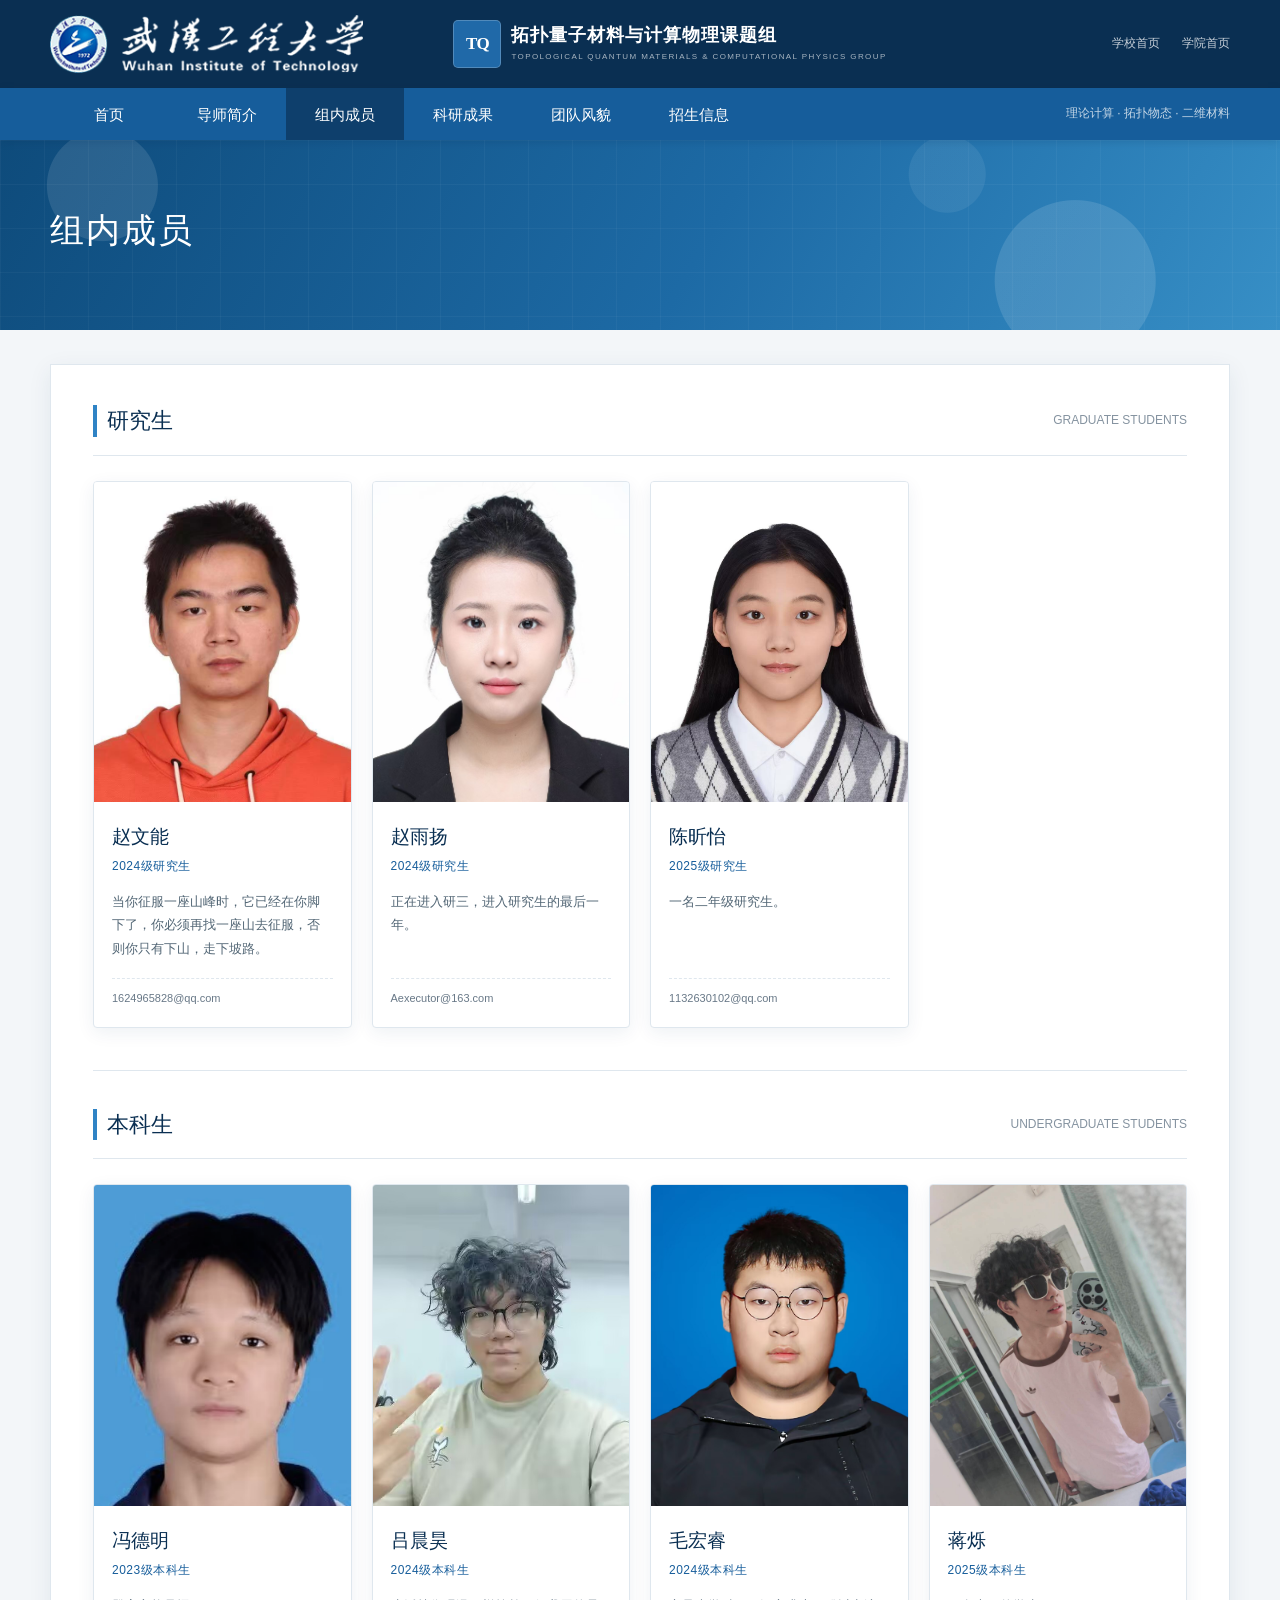
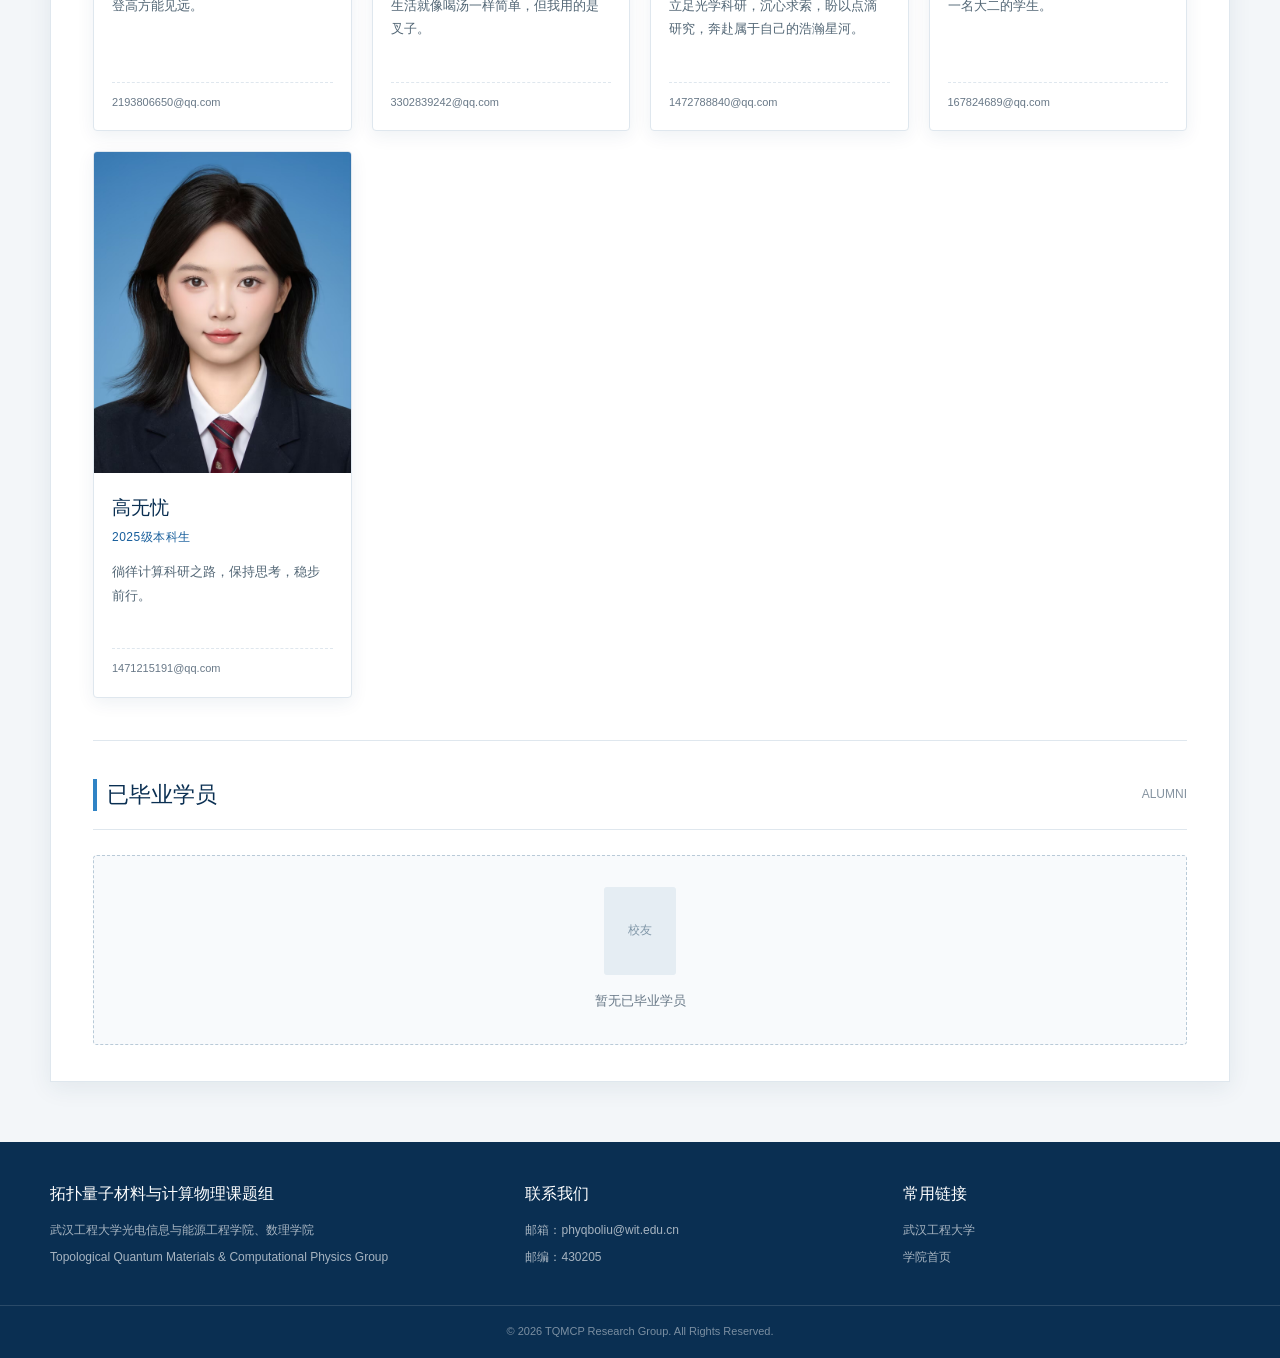
<file: team.html>
<!doctype html>
<html lang="zh-CN">
  <head>
    <meta charset="UTF-8" />
    <meta name="viewport" content="width=device-width, initial-scale=1.0" />
    <meta name="description" content="拓扑量子材料与计算物理课题组组内成员" />
    <title>组内成员 - 拓扑量子材料与计算物理课题组</title>
    <link rel="icon" href="assets/favicon.svg" type="image/svg+xml" />
    <link rel="stylesheet" href="styles.css" />
  </head>
  <body>
    <div class="topbar">
      <div class="container">
        <a class="school-wordmark" href="https://www.wit.edu.cn/" target="_blank" rel="noreferrer">
          <img src="assets/wit-wordmark-official.png" alt="武汉工程大学 Wuhan Institute of Technology" />
        </a>
        <a class="brand topbar-brand" href="index.html">
          <span class="brand-mark">TQ</span>
          <span class="brand-text">
            <strong>拓扑量子材料与计算物理课题组</strong>
            <span>Topological Quantum Materials & Computational Physics Group</span>
          </span>
        </a>
        <div class="topbar-links">
          <a href="https://www.wit.edu.cn/" target="_blank" rel="noreferrer">学校首页</a>
          <a href="https://ss.wit.edu.cn/" target="_blank" rel="noreferrer">学院首页</a>
        </div>
      </div>
    </div>

    <header class="site-header">
      <div class="navbar">
        <div class="nav-inner container">
          <button class="menu-toggle" type="button" aria-expanded="false" aria-label="打开导航菜单">
            <span></span><span></span><span></span>
          </button>
          <nav class="main-nav" aria-label="主导航">
            <a href="index.html">首页</a>
            <a href="members.html">导师简介</a>
            <a class="active" href="team.html">组内成员</a>
            <a href="research.html">科研成果</a>
            <a href="moments.html">团队风貌</a>
            <a href="admissions.html">招生信息</a>
          </nav>
          <span class="nav-note">理论计算 · 拓扑物态 · 二维材料</span>
        </div>
      </div>
    </header>

    <main>
      <section class="hero-banner subpage-banner">
        <div class="hero-content container"><h1>组内成员</h1></div>
      </section>

      <div class="page-body">
        <div class="container main-column">
          <section class="content-card full-card">
            <section class="member-section" aria-labelledby="graduate-members">
              <div class="section-title">
                <h2 id="graduate-members">研究生</h2>
                <span>GRADUATE STUDENTS</span>
              </div>

              <div class="member-grid">
                <article class="member-card">
                  <div class="member-photo"><img src="assets/members/zhao-wenneng.jpg" alt="赵文能" /></div>
                  <div class="member-info">
                    <h3>赵文能</h3>
                    <p class="member-role">2024级研究生</p>
                    <p class="member-bio">当你征服一座山峰时，它已经在你脚下了，你必须再找一座山去征服，否则你只有下山，走下坡路。</p>
                    <p class="member-email"><a href="mailto:1624965828@qq.com">1624965828@qq.com</a></p>
                  </div>
                </article>

                <article class="member-card">
                  <div class="member-photo"><img src="assets/members/zhao-yuyang.jpg" alt="赵雨扬" /></div>
                  <div class="member-info">
                    <h3>赵雨扬</h3>
                    <p class="member-role">2024级研究生</p>
                    <p class="member-bio">正在进入研三，进入研究生的最后一年。</p>
                    <p class="member-email"><a href="mailto:Aexecutor@163.com">Aexecutor@163.com</a></p>
                  </div>
                </article>

                <article class="member-card">
                  <div class="member-photo"><img src="assets/members/chen-xinyi.jpg" alt="陈昕怡" /></div>
                  <div class="member-info">
                    <h3>陈昕怡</h3>
                    <p class="member-role">2025级研究生</p>
                    <p class="member-bio">一名二年级研究生。</p>
                    <p class="member-email"><a href="mailto:1132630102@qq.com">1132630102@qq.com</a></p>
                  </div>
                </article>
              </div>
            </section>

            <section class="member-section" aria-labelledby="undergraduate-members">
              <div class="section-title">
                <h2 id="undergraduate-members">本科生</h2>
                <span>UNDERGRADUATE STUDENTS</span>
              </div>

              <div class="member-grid">
                <article class="member-card">
                  <div class="member-photo"><img src="assets/members/feng-deming.png" alt="冯德明" /></div>
                  <div class="member-info">
                    <h3>冯德明</h3>
                    <p class="member-role">2023级本科生</p>
                    <p class="member-bio">登高方能见远。</p>
                    <p class="member-email"><a href="mailto:2193806650@qq.com">2193806650@qq.com</a></p>
                  </div>
                </article>

                <article class="member-card">
                  <div class="member-photo"><img src="assets/members/lu-chenhao.jpg" alt="吕晨昊" /></div>
                  <div class="member-info">
                    <h3>吕晨昊</h3>
                    <p class="member-role">2024级本科生</p>
                    <p class="member-bio">生活就像喝汤一样简单，但我用的是叉子。</p>
                    <p class="member-email"><a href="mailto:3302839242@qq.com">3302839242@qq.com</a></p>
                  </div>
                </article>

                <article class="member-card">
                  <div class="member-photo"><img src="assets/members/mao-hongrui.jpg" alt="毛宏睿" /></div>
                  <div class="member-info">
                    <h3>毛宏睿</h3>
                    <p class="member-role">2024级本科生</p>
                    <p class="member-bio">立足光学科研，沉心求索，盼以点滴研究，奔赴属于自己的浩瀚星河。</p>
                    <p class="member-email"><a href="mailto:1472788840@qq.com">1472788840@qq.com</a></p>
                  </div>
                </article>

                <article class="member-card">
                  <div class="member-photo"><img src="assets/members/jiang-shuo.jpg" alt="蒋烁" /></div>
                  <div class="member-info">
                    <h3>蒋烁</h3>
                    <p class="member-role">2025级本科生</p>
                    <p class="member-bio">一名大二的学生。</p>
                    <p class="member-email"><a href="mailto:167824689@qq.com">167824689@qq.com</a></p>
                  </div>
                </article>

                <article class="member-card">
                  <div class="member-photo"><img src="assets/members/gao-wuyou.jpg" alt="高无忧" /></div>
                  <div class="member-info">
                    <h3>高无忧</h3>
                    <p class="member-role">2025级本科生</p>
                    <p class="member-bio">徜徉计算科研之路，保持思考，稳步前行。</p>
                    <p class="member-email"><a href="mailto:1471215191@qq.com">1471215191@qq.com</a></p>
                  </div>
                </article>
              </div>
            </section>

            <section class="member-section" aria-labelledby="alumni-members">
              <div class="section-title">
                <h2 id="alumni-members">已毕业学员</h2>
                <span>ALUMNI</span>
              </div>

              <div class="member-empty">
                <div>
                  <span class="member-empty-icon" aria-hidden="true">校友</span>
                  <p>暂无已毕业学员</p>
                </div>
              </div>
            </section>
          </section>
        </div>
      </div>
    </main>

    <footer class="site-footer">
      <div class="footer-grid container"><div><h3>拓扑量子材料与计算物理课题组</h3><p>武汉工程大学光电信息与能源工程学院、数理学院</p><p>Topological Quantum Materials & Computational Physics Group</p></div><div><h3>联系我们</h3><p>邮箱：phyqboliu@wit.edu.cn</p><p>邮编：430205</p></div><div><h3>常用链接</h3><a href="https://www.wit.edu.cn/" target="_blank" rel="noreferrer">武汉工程大学</a><a href="https://ss.wit.edu.cn/" target="_blank" rel="noreferrer">学院首页</a></div></div>
      <div class="footer-bottom"><p>© <span data-year></span> TQMCP Research Group. All Rights Reserved.</p></div>
    </footer>
    <script src="site.js"></script>
  </body>
</html>
</file>
<file: styles.css>
:root {
  --blue: #165d9b;
  --blue-dark: #0e3f6c;
  --blue-deep: #0a2f52;
  --blue-light: #eaf3fb;
  --accent: #2f83c5;
  --text: #243443;
  --muted: #687887;
  --line: #dfe7ee;
  --bg: #f3f6f9;
  --white: #ffffff;
  --max-width: 1180px;
  --shadow: 0 6px 22px rgba(24, 62, 93, 0.08);
}

* {
  box-sizing: border-box;
}

html {
  scroll-behavior: smooth;
}

body {
  min-width: 320px;
  margin: 0;
  background: var(--bg);
  color: var(--text);
  font-family: "Microsoft YaHei", "PingFang SC", "Noto Sans CJK SC", Arial, sans-serif;
  font-size: 16px;
  line-height: 1.8;
}

a {
  color: inherit;
  text-decoration: none;
}

img {
  display: block;
  max-width: 100%;
}

h1,
h2,
h3,
p {
  margin-top: 0;
}

button {
  font: inherit;
}

.container {
  width: min(var(--max-width), calc(100% - 40px));
  margin: 0 auto;
}

.topbar {
  height: 88px;
  background: var(--blue-deep);
  color: rgba(255, 255, 255, 0.76);
  font-size: 12px;
}

.topbar .container {
  height: 100%;
  display: grid;
  grid-template-columns: minmax(230px, 1fr) auto minmax(230px, 1fr);
  align-items: center;
  gap: 28px;
}

.topbar-links {
  display: flex;
  justify-self: end;
  gap: 22px;
}

.school-wordmark {
  display: flex;
  width: max-content;
  align-items: center;
}

.school-wordmark img {
  width: auto;
  height: 58px;
}

.topbar a:hover {
  color: #fff;
}

.site-header {
  background: var(--blue);
}

.brand {
  display: flex;
  align-items: center;
  gap: 15px;
}

.brand-mark {
  width: 56px;
  height: 56px;
  display: grid;
  flex: 0 0 56px;
  place-items: center;
  border-radius: 5px;
  background: var(--blue);
  color: #fff;
  font-family: Georgia, serif;
  font-size: 20px;
  font-weight: 700;
  letter-spacing: -1px;
}

.brand-text strong {
  display: block;
  color: var(--blue-deep);
  font-family: "SimSun", "Songti SC", serif;
  font-size: 24px;
  line-height: 1.35;
  letter-spacing: 1px;
}

.brand-text span {
  display: block;
  margin-top: 3px;
  color: #82909c;
  font-size: 11px;
  letter-spacing: 1.4px;
  text-transform: uppercase;
}

.topbar-brand {
  min-width: 0;
  justify-self: center;
  gap: 10px;
  transform: translateX(30px);
}

.topbar-brand .brand-text {
  min-width: 0;
}

.topbar-brand .brand-mark {
  width: 48px;
  height: 48px;
  flex-basis: 48px;
  border: 1px solid rgba(255, 255, 255, 0.22);
  background: #2069a8;
  font-size: 17px;
}

.topbar-brand .brand-text strong {
  color: #fff;
  font-size: 18px;
}

.topbar-brand .brand-text span {
  color: rgba(255, 255, 255, 0.64);
  font-size: 8px;
}

.navbar {
  position: relative;
  z-index: 20;
  background: var(--blue);
  box-shadow: 0 2px 8px rgba(5, 42, 74, 0.16);
}

.nav-inner {
  min-height: 52px;
  display: flex;
  align-items: stretch;
  justify-content: space-between;
}

.main-nav {
  display: flex;
  align-items: stretch;
}

.main-nav a {
  min-width: 118px;
  display: flex;
  align-items: center;
  justify-content: center;
  padding: 0 20px;
  color: #fff;
  font-size: 15px;
  font-weight: 500;
  transition: background-color 0.15s ease;
}

.main-nav a:hover,
.main-nav a.active {
  background: var(--blue-dark);
}

.nav-note {
  display: flex;
  align-items: center;
  color: rgba(255, 255, 255, 0.75);
  font-size: 12px;
}

.menu-toggle {
  display: none;
  width: 42px;
  height: 42px;
  margin: 5px 0;
  padding: 0;
  border: 1px solid rgba(255, 255, 255, 0.4);
  border-radius: 4px;
  background: transparent;
  color: #fff;
  cursor: pointer;
}

.menu-toggle span {
  width: 19px;
  height: 2px;
  display: block;
  margin: 4px auto;
  background: currentColor;
}

.hero-banner {
  position: relative;
  min-height: 300px;
  display: flex;
  align-items: center;
  overflow: hidden;
  background:
    radial-gradient(circle at 8% 24%, rgba(255,255,255,.11) 0 55px, transparent 56px),
    radial-gradient(circle at 84% 74%, rgba(255,255,255,.12) 0 80px, transparent 81px),
    radial-gradient(circle at 74% 18%, rgba(255,255,255,.07) 0 38px, transparent 39px),
    linear-gradient(120deg, #0e4b7b 0%, #1d6aa5 55%, #378fc6 100%);
  color: #fff;
}

.hero-banner::after {
  position: absolute;
  inset: 0;
  content: "";
  background-image:
    linear-gradient(rgba(255,255,255,.035) 1px, transparent 1px),
    linear-gradient(90deg, rgba(255,255,255,.035) 1px, transparent 1px);
  background-size: 44px 44px;
}

.hero-content {
  position: relative;
  z-index: 1;
  padding: 55px 0;
  text-align: center;
}

.hero-content .hero-label {
  display: inline-block;
  margin-bottom: 12px;
  padding: 4px 12px;
  border: 1px solid rgba(255,255,255,.4);
  border-radius: 2px;
  color: rgba(255,255,255,.86);
  font-size: 11px;
  letter-spacing: 2px;
}

.hero-content h1 {
  margin-bottom: 14px;
  font-family: "STKaiti", "KaiTi", "SimSun", serif;
  font-size: clamp(34px, 5vw, 52px);
  font-weight: 500;
  letter-spacing: 4px;
}

.hero-content p {
  max-width: 760px;
  margin: 0 auto;
  color: rgba(255,255,255,.82);
  font-size: 15px;
  letter-spacing: .5px;
}

.subpage-banner {
  min-height: 190px;
}

.subpage-banner .hero-content {
  padding: 38px 0;
  text-align: left;
}

.subpage-banner .hero-content h1 {
  margin-bottom: 8px;
  font-family: "Microsoft YaHei", sans-serif;
  font-size: 34px;
  font-weight: 500;
  letter-spacing: 2px;
}

.page-body {
  padding: 34px 0 60px;
}

.page-layout {
  display: grid;
  grid-template-columns: minmax(0, 1fr) 300px;
  gap: 24px;
  align-items: start;
}

.main-column,
.side-column {
  display: grid;
  gap: 24px;
}

.content-card,
.side-card {
  border: 1px solid var(--line);
  background: #fff;
  box-shadow: var(--shadow);
}

.content-card {
  padding: 32px 36px;
}

.side-card {
  padding: 24px;
}

.section-title {
  display: flex;
  align-items: center;
  justify-content: space-between;
  gap: 20px;
  margin-bottom: 25px;
  padding-bottom: 14px;
  border-bottom: 1px solid var(--line);
}

.section-title h2 {
  position: relative;
  margin: 0;
  padding-left: 14px;
  color: var(--blue-deep);
  font-size: 22px;
  font-weight: 500;
}

.section-title h2::before {
  position: absolute;
  top: 4px;
  bottom: 4px;
  left: 0;
  width: 4px;
  content: "";
  background: var(--accent);
}

.section-title span,
.more-link {
  color: #8593a0;
  font-size: 12px;
}

.more-link:hover {
  color: var(--blue);
}

.group-intro {
  display: grid;
  grid-template-columns: 190px minmax(0, 1fr);
  gap: 28px;
  align-items: start;
}

.teacher-photo {
  position: relative;
  overflow: hidden;
  width: 100%;
  aspect-ratio: .745;
  border: 7px solid #f2f5f7;
  background: #e8ecef;
}

.teacher-photo img {
  position: absolute;
  top: -38%;
  left: -298%;
  width: 481%;
  max-width: none;
}

.intro-text h3 {
  margin-bottom: 7px;
  color: var(--blue-deep);
  font-size: 24px;
  font-weight: 500;
}

.intro-text .role {
  margin-bottom: 14px;
  color: var(--blue);
  font-size: 14px;
}

.intro-text p {
  margin-bottom: 12px;
  color: #516271;
  text-align: justify;
}

.plain-button {
  min-height: 38px;
  display: inline-flex;
  align-items: center;
  justify-content: center;
  padding: 0 18px;
  border: 1px solid var(--blue);
  border-radius: 3px;
  background: var(--blue);
  color: #fff;
  font-size: 13px;
}

.plain-button:hover {
  background: var(--blue-dark);
}

.direction-grid {
  display: grid;
  grid-template-columns: repeat(3, 1fr);
  gap: 18px;
}

.direction-item {
  padding: 22px 20px;
  border: 1px solid var(--line);
  border-top: 3px solid var(--accent);
  background: #fbfdff;
}

.direction-icon {
  width: 42px;
  height: 42px;
  display: grid;
  margin-bottom: 16px;
  place-items: center;
  border-radius: 50%;
  background: var(--blue-light);
  color: var(--blue);
  font-family: Georgia, serif;
  font-size: 18px;
  font-weight: 700;
}

.direction-item h3 {
  margin-bottom: 8px;
  color: var(--blue-deep);
  font-size: 17px;
  font-weight: 500;
}

.direction-item p {
  margin: 0;
  color: var(--muted);
  font-size: 13px;
}

.news-list,
.quick-list,
.project-list,
.publication-list {
  margin: 0;
  padding: 0;
  list-style: none;
}

.news-list li {
  display: grid;
  grid-template-columns: 78px minmax(0, 1fr);
  gap: 16px;
  padding: 15px 0;
  border-bottom: 1px dashed var(--line);
}

.news-list li:last-child {
  border-bottom: 0;
}

.news-date {
  color: var(--blue);
  font-size: 12px;
  font-weight: 600;
}

.news-list a {
  color: #3c4e5e;
  font-size: 14px;
}

.news-list a:hover {
  color: var(--blue);
}

.profile-card {
  padding-top: 0;
  overflow: hidden;
}

.profile-card-header {
  margin: 0 -24px 20px;
  padding: 18px 24px;
  background: var(--blue);
  color: #fff;
  text-align: center;
}

.profile-card .teacher-photo {
  width: 116px;
  margin: 0 auto 16px;
  border-width: 4px;
  border-radius: 50%;
}

.profile-card h3 {
  margin-bottom: 3px;
  color: var(--blue-deep);
  font-size: 20px;
  font-weight: 500;
  text-align: center;
}

.profile-card .profile-role {
  margin-bottom: 16px;
  color: var(--muted);
  font-size: 12px;
  text-align: center;
}

.profile-meta {
  padding-top: 15px;
  border-top: 1px solid var(--line);
  color: var(--muted);
  font-size: 12px;
  overflow-wrap: anywhere;
}

.profile-meta p {
  margin-bottom: 7px;
}

.side-card-title {
  margin: -2px 0 14px;
  padding-bottom: 10px;
  border-bottom: 1px solid var(--line);
  color: var(--blue-deep);
  font-size: 17px;
  font-weight: 500;
}

.quick-list li {
  border-bottom: 1px dashed var(--line);
}

.quick-list li:last-child {
  border-bottom: 0;
}

.quick-list a {
  display: flex;
  align-items: center;
  justify-content: space-between;
  padding: 10px 2px;
  color: #566776;
  font-size: 13px;
}

.quick-list a::after {
  content: "›";
  color: var(--accent);
  font-size: 18px;
}

.quick-list a:hover {
  color: var(--blue);
}

.admission-box {
  border: 0;
  background: var(--blue-light);
}

.admission-box h3 {
  margin-bottom: 10px;
  color: var(--blue-deep);
  font-size: 18px;
}

.admission-box p {
  color: #5f7485;
  font-size: 13px;
}

.admission-box .plain-button {
  width: 100%;
}

.full-card {
  padding: 36px 42px;
}

.profile-detail {
  display: grid;
  grid-template-columns: 230px minmax(0, 1fr);
  gap: 38px;
  align-items: start;
}

.profile-detail .photo-caption {
  margin-top: 10px;
  color: var(--muted);
  font-size: 12px;
  text-align: center;
}

.profile-summary h2 {
  margin-bottom: 5px;
  color: var(--blue-deep);
  font-size: 30px;
  font-weight: 500;
}

.profile-summary .role {
  margin-bottom: 18px;
  color: var(--blue);
}

.tag-row {
  display: flex;
  flex-wrap: wrap;
  gap: 8px;
  margin: 18px 0 0;
}

.tag-row span {
  padding: 5px 11px;
  border: 1px solid #cfe0ed;
  border-radius: 2px;
  background: #f4f9fd;
  color: #4b6f8b;
  font-size: 12px;
}

.detail-section {
  margin-top: 32px;
  padding-top: 25px;
  border-top: 1px solid var(--line);
}

.detail-section h3 {
  margin-bottom: 15px;
  color: var(--blue-deep);
  font-size: 19px;
  font-weight: 500;
}

.timeline-list {
  margin: 0;
  padding: 0;
  list-style: none;
}

.timeline-list li {
  display: grid;
  grid-template-columns: 150px minmax(0, 1fr);
  gap: 22px;
  padding: 10px 0;
  border-bottom: 1px dashed var(--line);
  color: #586a78;
  font-size: 14px;
}

.timeline-list time {
  color: var(--blue);
  font-weight: 500;
}

.student-grid {
  display: grid;
  grid-template-columns: repeat(3, 1fr);
  gap: 18px;
}

.student-card {
  padding: 24px;
  border: 1px solid var(--line);
  background: #fbfcfd;
  text-align: center;
}

.student-avatar {
  width: 76px;
  height: 76px;
  display: grid;
  margin: 0 auto 13px;
  place-items: center;
  border-radius: 50%;
  background: #e5edf3;
  color: #90a1ad;
  font-size: 13px;
}

.student-card h3 {
  margin-bottom: 4px;
  font-size: 16px;
  font-weight: 500;
}

.student-card p {
  margin: 0;
  color: var(--muted);
  font-size: 12px;
}

.member-section + .member-section {
  margin-top: 42px;
  padding-top: 34px;
  border-top: 1px solid var(--line);
}

.member-grid {
  display: grid;
  grid-template-columns: repeat(4, minmax(0, 1fr));
  gap: 20px;
}

.member-card {
  min-width: 0;
  display: flex;
  flex-direction: column;
  overflow: hidden;
  border: 1px solid var(--line);
  border-radius: 4px;
  background: #fff;
  box-shadow: 0 5px 18px rgba(20, 61, 93, 0.07);
}

.member-photo {
  aspect-ratio: 4 / 5;
  overflow: hidden;
  background: #e8eff5;
}

.member-photo img {
  width: 100%;
  height: 100%;
  object-fit: cover;
  object-position: center 24%;
}

.member-info {
  display: flex;
  flex: 1;
  flex-direction: column;
  padding: 18px 18px 20px;
}

.member-info h3 {
  margin-bottom: 2px;
  color: var(--blue-deep);
  font-size: 19px;
  font-weight: 500;
}

.member-role {
  margin-bottom: 12px;
  color: var(--blue);
  font-size: 12px;
  letter-spacing: 0.5px;
}

.member-bio {
  min-height: 76px;
  margin-bottom: 12px;
  color: #526675;
  font-size: 13px;
  line-height: 1.8;
}

.member-email {
  margin: auto 0 0;
  padding-top: 11px;
  border-top: 1px dashed var(--line);
  color: var(--muted);
  font-size: 11px;
  line-height: 1.5;
  overflow-wrap: anywhere;
}

.member-email a:hover {
  color: var(--blue);
}

.member-empty {
  min-height: 190px;
  display: grid;
  place-items: center;
  padding: 28px;
  border: 1px dashed #b9cad8;
  border-radius: 4px;
  background: #f8fafc;
  color: var(--muted);
  text-align: center;
}

.member-empty-icon {
  width: 72px;
  height: 88px;
  display: grid;
  margin: 0 auto 14px;
  place-items: center;
  border-radius: 3px;
  background: #e5edf3;
  color: #8298a9;
  font-size: 12px;
}

.member-empty p {
  margin: 0;
  font-size: 13px;
}

.publication-columns {
  display: grid;
  grid-template-columns: 1fr;
  gap: 22px;
  margin-top: 24px;
}

.publication-column {
  min-width: 0;
  display: block;
  overflow: hidden;
  border: 1px solid var(--line);
  border-top: 3px solid var(--blue);
  border-radius: 4px;
  background: #fbfcfd;
}

.publication-column-head {
  min-height: 60px;
  display: flex;
  align-items: center;
  justify-content: space-between;
  flex-direction: row;
  gap: 12px;
  padding: 12px 15px;
  border-bottom: 1px solid var(--line);
  background: linear-gradient(135deg, #f4f9fd, #fff);
}

.publication-column-head h3 {
  margin: 0;
  color: var(--blue-deep);
  font-family: Georgia, "Times New Roman", serif;
  font-size: 23px;
  font-weight: 500;
  letter-spacing: 0.5px;
}

.publication-column-head span {
  flex: 0 0 auto;
  padding: 2px 8px;
  border-radius: 10px;
  background: var(--blue-light);
  color: var(--blue);
  font-size: 10px;
}

.publication-list {
  margin: 0;
  padding: 0;
  list-style: none;
  counter-reset: publications;
}

.publication-list li {
  position: relative;
  padding: 15px 14px 15px 44px;
  border-bottom: 1px dashed var(--line);
  color: #3c4d5c;
  counter-increment: publications;
  font-size: 13px;
  line-height: 1.65;
}

.publication-list li:last-child {
  border-bottom: 0;
}

.publication-list li::before {
  position: absolute;
  top: 16px;
  left: 14px;
  width: 22px;
  height: 22px;
  display: grid;
  place-items: center;
  content: counter(publications);
  border-radius: 50%;
  background: var(--blue-light);
  color: var(--blue);
  font-size: 10px;
}

.publication-list em {
  display: block;
  margin-top: 5px;
  color: var(--muted);
  font-size: 11px;
  font-style: normal;
  line-height: 1.55;
}

.publication-archive {
  margin-top: 22px;
}

.publication-archive .publication-column-head h3 {
  font-family: inherit;
  font-size: 20px;
}

.publication-list-archive li {
  padding-top: 13px;
  padding-bottom: 13px;
}

.publication-list-archive li::before {
  top: 14px;
}

.project-list li {
  display: grid;
  grid-template-columns: 130px minmax(0, 1fr);
  gap: 20px;
  padding: 16px 0;
  border-bottom: 1px dashed var(--line);
}

.project-list strong {
  color: var(--blue);
  font-size: 13px;
}

.project-list span {
  color: #495b69;
  font-size: 14px;
}

.gallery-grid {
  display: grid;
  grid-template-columns: repeat(3, 1fr);
  gap: 20px;
}

.gallery-item {
  overflow: hidden;
  border: 1px solid var(--line);
  background: #fff;
}

.gallery-placeholder {
  position: relative;
  min-height: 190px;
  display: grid;
  place-items: center;
  overflow: hidden;
  background:
    radial-gradient(circle at 75% 25%, rgba(255,255,255,.55) 0 32px, transparent 33px),
    linear-gradient(135deg, #dceaf4, #a8c9df);
  color: rgba(22,93,155,.72);
  font-size: 13px;
}

.gallery-item:nth-child(2n) .gallery-placeholder {
  background:
    radial-gradient(circle at 30% 70%, rgba(255,255,255,.55) 0 38px, transparent 39px),
    linear-gradient(135deg, #d7e8e5, #a4ccc6);
}

.gallery-caption {
  padding: 15px 17px;
}

.gallery-caption h3 {
  margin-bottom: 3px;
  color: var(--blue-deep);
  font-size: 16px;
  font-weight: 500;
}

.gallery-caption p {
  margin: 0;
  color: var(--muted);
  font-size: 12px;
}

.moment-list {
  width: 100%;
  display: grid;
  gap: 22px;
  margin: 26px auto 0;
}

.moment-list-card {
  min-height: 300px;
  display: grid;
  grid-template-columns: minmax(360px, 44%) minmax(0, 1fr);
  overflow: hidden;
  border: 1px solid var(--line);
  border-radius: 6px;
  background: #fff;
  box-shadow: 0 9px 30px rgba(20, 61, 93, 0.1);
  transition: transform 0.22s ease, box-shadow 0.22s ease, border-color 0.22s ease;
}

.moment-list-card:hover {
  transform: translateY(-3px);
  border-color: #bfd5e6;
  box-shadow: 0 14px 34px rgba(20, 61, 93, 0.14);
}

.moment-list-cover {
  min-height: 300px;
  overflow: hidden;
  background: #e8eff5;
}

.moment-list-cover img {
  width: 100%;
  height: 100%;
  object-fit: cover;
  transition: transform 0.35s ease;
}

.moment-list-card:hover .moment-list-cover img {
  transform: scale(1.025);
}

.moment-list-content {
  min-width: 0;
  display: flex;
  flex-direction: column;
  padding: 30px 34px 26px;
}

.moment-list-tag {
  width: max-content;
  margin-bottom: 15px;
  padding: 3px 11px;
  border-radius: 13px;
  background: #eef7f2;
  color: #438365;
  font-size: 11px;
}

.moment-list-content h3 {
  margin-bottom: 15px;
  color: var(--blue-deep);
  font-size: 25px;
  font-weight: 600;
  line-height: 1.55;
  transition: color 0.2s ease;
}

.moment-list-card:hover .moment-list-content h3 {
  color: var(--blue);
}

.moment-list-content p {
  display: -webkit-box;
  margin: 0;
  overflow: hidden;
  color: #71808b;
  font-size: 14px;
  line-height: 1.85;
  -webkit-box-orient: vertical;
  -webkit-line-clamp: 3;
}

.moment-list-meta {
  display: flex;
  align-items: center;
  justify-content: space-between;
  gap: 16px;
  margin-top: auto;
  padding-top: 24px;
}

.moment-list-meta time {
  color: var(--blue);
  font-family: Georgia, "Times New Roman", serif;
  font-size: 17px;
  font-weight: 600;
}

.moment-list-more {
  color: #8394a1;
  font-size: 12px;
}

.moment-list-more b {
  margin-left: 4px;
  color: var(--blue);
  font-size: 18px;
  font-weight: 400;
  vertical-align: -1px;
}

.moment-detail {
  width: min(900px, 100%);
  margin: 0 auto;
}

.moment-detail-back {
  display: inline-flex;
  align-items: center;
  gap: 7px;
  margin-bottom: 24px;
  color: var(--blue);
  font-size: 13px;
}

.moment-detail-back:hover {
  text-decoration: underline;
}

.moment-detail-header {
  padding-bottom: 20px;
  border-bottom: 1px solid var(--line);
}

.moment-detail-header h1 {
  margin-bottom: 12px;
  color: var(--blue-deep);
  font-size: 32px;
  font-weight: 500;
  line-height: 1.5;
}

.moment-detail-meta {
  display: flex;
  flex-wrap: wrap;
  gap: 10px 22px;
  color: #8a98a3;
  font-size: 12px;
}

.moment-detail-meta time {
  color: var(--blue);
}

.moment-detail-figure {
  margin: 30px 0 24px;
}

.moment-detail-figure img {
  width: 100%;
  border-radius: 4px;
}

.moment-detail-figure figcaption {
  margin-top: 8px;
  color: #8b98a2;
  font-size: 11px;
  text-align: center;
}

.moment-detail-body {
  color: #465966;
  font-size: 15px;
  line-height: 2;
}

.moment-detail-body p {
  margin-bottom: 18px;
}

.notice {
  margin-top: 22px;
  padding: 14px 17px;
  border-left: 4px solid var(--accent);
  background: var(--blue-light);
  color: #567188;
  font-size: 13px;
}

.admission-layout {
  display: grid;
  grid-template-columns: minmax(0, 1fr) 300px;
  gap: 24px;
  align-items: start;
}

.admission-lead {
  margin-bottom: 26px;
  padding: 20px 22px;
  border-left: 4px solid var(--blue);
  background: #f3f8fc;
  color: #506777;
}

.discipline-list {
  display: grid;
  grid-template-columns: repeat(2, 1fr);
  gap: 12px;
}

.discipline-list div {
  padding: 15px 18px;
  border: 1px solid var(--line);
  background: #fbfdff;
}

.discipline-list span {
  display: block;
  color: #8a99a5;
  font-size: 11px;
}

.discipline-list strong {
  color: var(--blue-deep);
  font-size: 15px;
}

.requirement-list {
  margin: 0;
  padding-left: 22px;
  color: #536573;
}

.requirement-list li {
  margin-bottom: 8px;
}

.contact-panel {
  position: sticky;
  top: 20px;
  overflow: hidden;
  padding: 0;
}

.contact-panel-head {
  padding: 25px;
  background: var(--blue);
  color: #fff;
}

.contact-panel-head h2 {
  margin-bottom: 5px;
  font-size: 22px;
  font-weight: 500;
}

.contact-panel-head p {
  margin: 0;
  color: rgba(255,255,255,.78);
  font-size: 12px;
}

.contact-panel-body {
  padding: 24px;
}

.contact-panel-body dt {
  margin-top: 13px;
  color: #8a98a3;
  font-size: 11px;
}

.contact-panel-body dd {
  margin: 3px 0 0;
  color: #3d5363;
  font-size: 13px;
  overflow-wrap: anywhere;
}

.site-footer {
  padding-top: 38px;
  background: var(--blue-deep);
  color: rgba(255,255,255,.73);
}

.footer-grid {
  display: grid;
  grid-template-columns: 1.3fr 1fr 1fr;
  gap: 50px;
  padding-bottom: 32px;
}

.footer-grid h3 {
  margin-bottom: 12px;
  color: #fff;
  font-size: 16px;
  font-weight: 500;
}

.footer-grid p,
.footer-grid a {
  margin-bottom: 5px;
  color: rgba(255,255,255,.64);
  font-size: 12px;
}

.footer-grid a {
  display: block;
}

.footer-grid a:hover {
  color: #fff;
}

.footer-bottom {
  padding: 16px 0;
  border-top: 1px solid rgba(255,255,255,.13);
  text-align: center;
}

.footer-bottom p {
  margin: 0;
  color: rgba(255,255,255,.46);
  font-size: 11px;
}

@media (max-width: 960px) {
  .nav-note {
    display: none;
  }

  .topbar .container {
    grid-template-columns: auto minmax(0, 1fr);
  }

  .topbar-links {
    display: none;
  }

  .topbar-brand {
    width: 100%;
    justify-self: end;
    justify-content: flex-end;
    transform: none;
  }

  .main-nav a {
    min-width: auto;
    padding: 0 17px;
  }

  .page-layout,
  .admission-layout {
    grid-template-columns: 1fr;
  }

  .side-column {
    grid-template-columns: repeat(2, 1fr);
  }

  .profile-card {
    grid-row: span 2;
  }

  .contact-panel {
    position: static;
  }

  .member-grid {
    grid-template-columns: repeat(2, minmax(0, 1fr));
  }

}

@media (max-width: 760px) {
  .container {
    width: min(100% - 28px, var(--max-width));
  }

  .topbar {
    height: 76px;
  }

  .school-wordmark img {
    height: 42px;
  }

  .topbar .container {
    gap: 12px;
  }

  .topbar-brand {
    gap: 8px;
  }

  .topbar-brand .brand-mark {
    width: 40px;
    height: 40px;
    flex-basis: 40px;
    font-size: 15px;
  }

  .topbar-brand .brand-text strong {
    max-width: 230px;
    font-size: 15px;
    line-height: 1.35;
  }

  .topbar-brand .brand-text span {
    display: none;
  }

  .brand-mark {
    width: 46px;
    height: 46px;
    flex-basis: 46px;
    font-size: 16px;
  }

  .brand-text strong {
    font-size: 17px;
  }

  .brand-text span {
    font-size: 8px;
  }

  .nav-inner {
    min-height: 52px;
    display: block;
  }

  .menu-toggle {
    display: block;
    margin-left: auto;
  }

  .main-nav {
    display: none;
    padding-bottom: 8px;
  }

  .main-nav.open {
    display: block;
  }

  .main-nav a {
    min-height: 44px;
    justify-content: flex-start;
    padding: 0 14px;
    border-top: 1px solid rgba(255,255,255,.13);
  }

  .hero-banner {
    min-height: 245px;
  }

  .hero-content {
    padding: 42px 0;
  }

  .hero-content h1 {
    font-size: 31px;
    letter-spacing: 2px;
  }

  .hero-content p {
    font-size: 13px;
  }

  .subpage-banner {
    min-height: 145px;
  }

  .subpage-banner .hero-content {
    padding: 28px 0;
  }

  .subpage-banner .hero-content h1 {
    font-size: 27px;
  }

  .page-body {
    padding-top: 20px;
  }

  .content-card,
  .full-card {
    padding: 24px 20px;
  }

  .publication-column-head {
    min-height: 58px;
    padding: 12px 16px;
  }

  .publication-column-head h3 {
    font-size: 24px;
  }

  .moment-list-card {
    min-height: 0;
    grid-template-columns: 1fr;
  }

  .moment-list-cover {
    min-height: 0;
    aspect-ratio: 16 / 9;
  }

  .moment-list-content {
    padding: 24px;
  }

  .moment-list-content h3 {
    font-size: 21px;
  }

  .moment-detail-header h1 {
    font-size: 26px;
  }

  .group-intro,
  .profile-detail {
    grid-template-columns: 1fr;
  }

  .group-intro .teacher-photo,
  .profile-detail > div:first-child {
    width: min(210px, 100%);
  }

  .direction-grid,
  .student-grid,
  .gallery-grid {
    grid-template-columns: repeat(2, 1fr);
  }

  .side-column {
    grid-template-columns: 1fr;
  }

  .footer-grid {
    grid-template-columns: 1fr 1fr;
    gap: 26px;
  }

  .footer-grid > div:first-child {
    grid-column: 1 / -1;
  }
}

@media (max-width: 520px) {
  .school-wordmark img {
    height: 30px;
  }

  .topbar-brand .brand-mark {
    width: 36px;
    height: 36px;
    flex-basis: 36px;
  }

  .topbar-brand .brand-text strong {
    max-width: 120px;
    font-size: 12px;
  }

  .brand-text strong {
    max-width: 240px;
    font-size: 15px;
  }

  .brand-text span {
    display: none;
  }

  .section-title {
    align-items: flex-start;
  }

  .section-title span {
    display: none;
  }

  .direction-grid,
  .student-grid,
  .member-grid,
  .publication-columns,
  .gallery-grid,
  .discipline-list {
    grid-template-columns: 1fr;
  }

  .moment-list-content {
    padding: 20px 18px;
  }

  .moment-list-content h3 {
    font-size: 18px;
  }

  .moment-list-content p {
    font-size: 13px;
    -webkit-line-clamp: 4;
  }

  .moment-list-meta {
    padding-top: 18px;
  }

  .moment-detail-header h1 {
    font-size: 22px;
  }

  .moment-detail-figure {
    margin-top: 22px;
  }

  .moment-detail-body {
    font-size: 14px;
  }

  .timeline-list li,
  .project-list li {
    grid-template-columns: 1fr;
    gap: 3px;
  }

  .news-list li {
    grid-template-columns: 1fr;
    gap: 2px;
  }

  .footer-grid {
    grid-template-columns: 1fr;
  }

  .footer-grid > div:first-child {
    grid-column: auto;
  }
}
</file>
